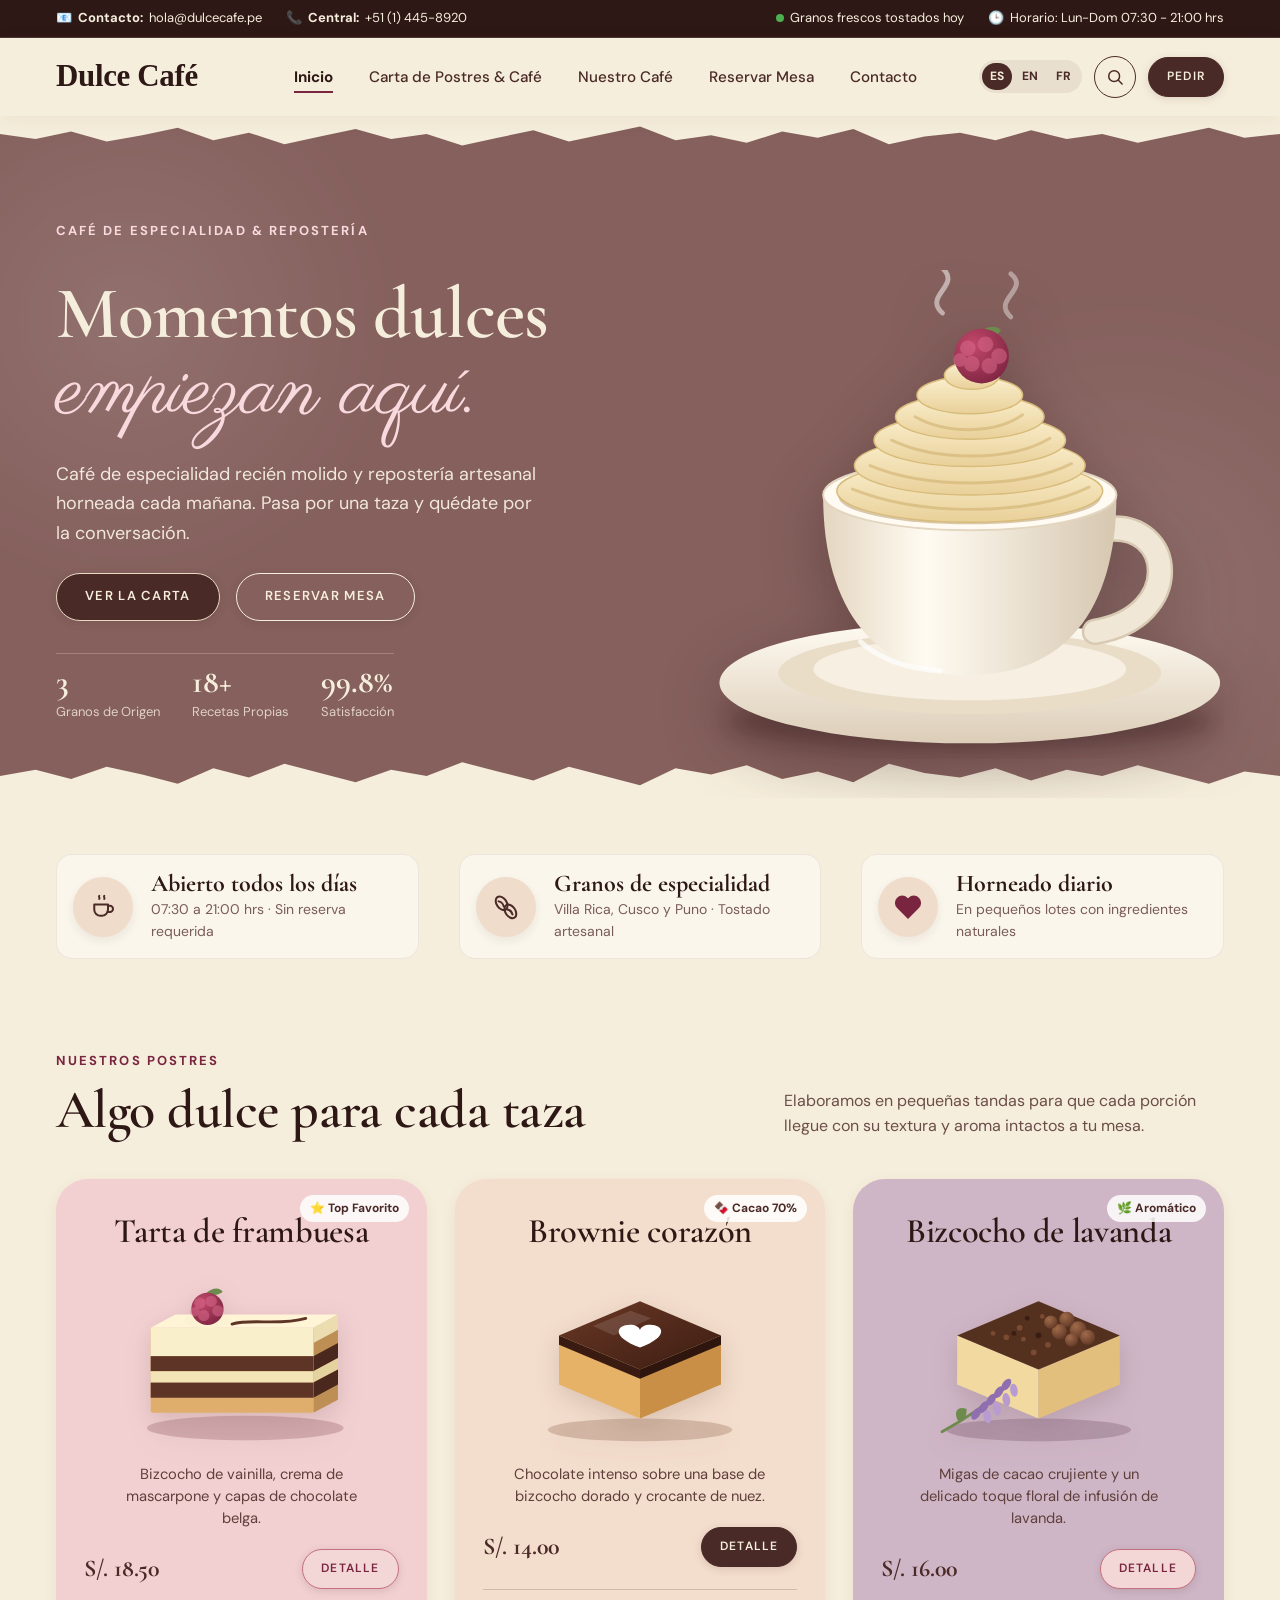
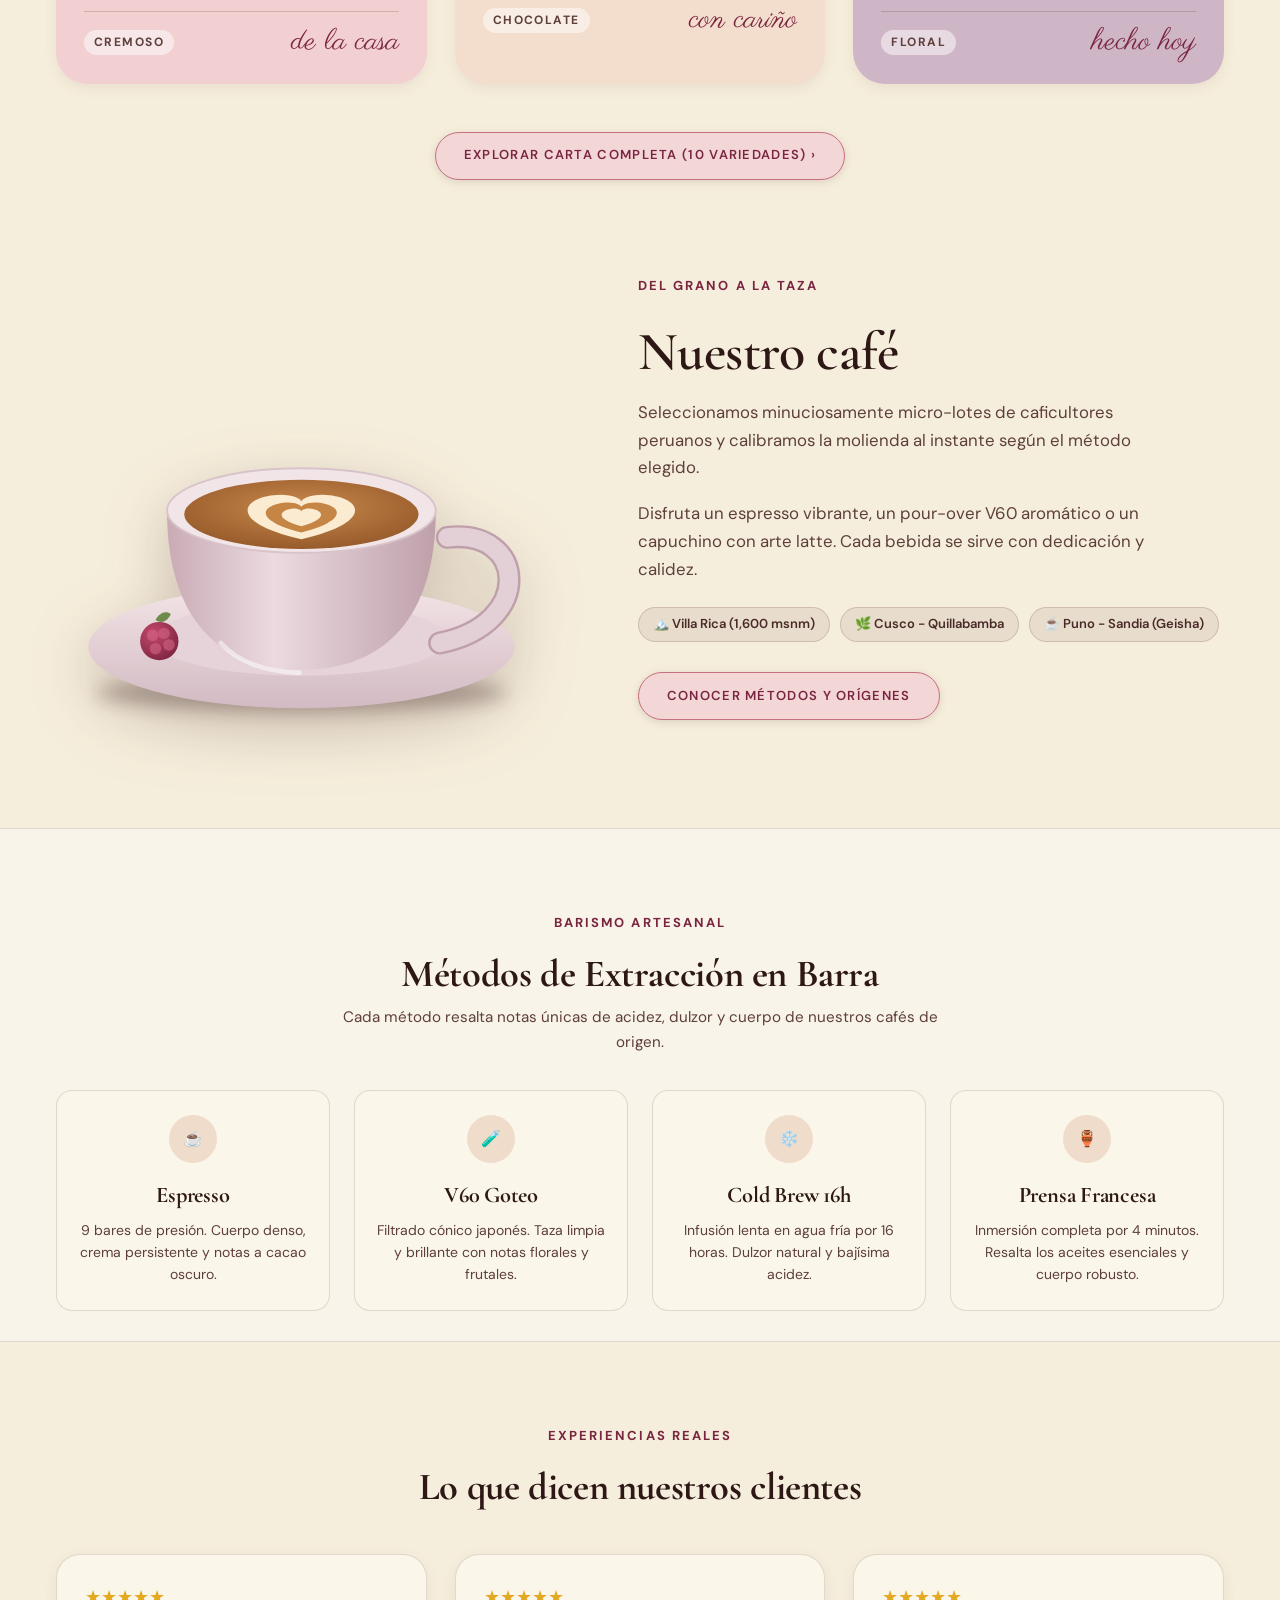
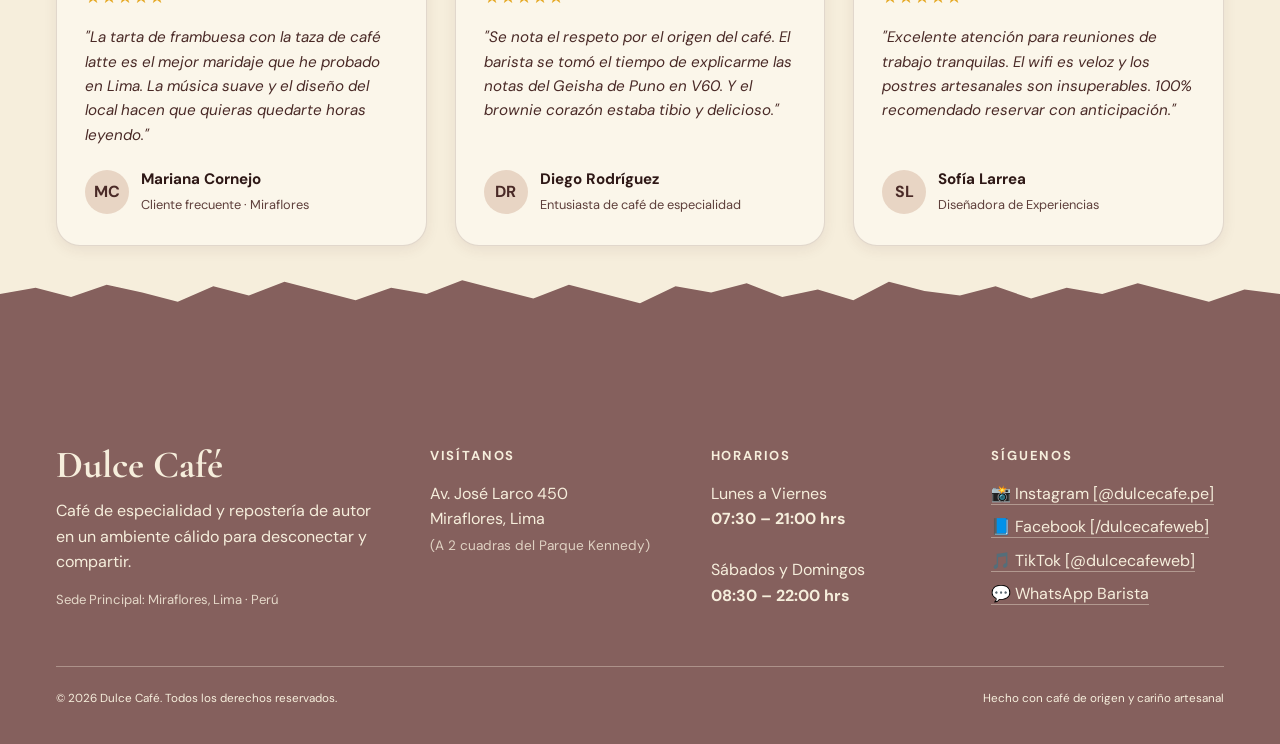
<file: index.html>
<!DOCTYPE html>
<html lang="es">
<head>
  <meta charset="UTF-8">
  <meta name="viewport" content="width=device-width, initial-scale=1.0">
  <title>Dulce Café | Café de Especialidad & Repostería Artesanal</title>
  <meta name="description" content="Cafetería de especialidad con granos de origen peruano recién tostados y repostería artesanal horneada cada mañana. Conoce nuestra carta y visítanos.">

  <!-- Favicon Oficial -->
  <link rel="icon" type="image/svg+xml" href="assets/favicon.svg">
  <link rel="alternate icon" href="assets/favicon-32x32.png">

  <!-- Tipografías: Local Fallback + Google Fonts CDN -->
  <link rel="preconnect" href="https://fonts.googleapis.com">
  <link rel="preconnect" href="https://fonts.gstatic.com" crossorigin>
  <link rel="stylesheet" href="https://fonts.googleapis.com/css2?family=Cormorant+Garamond:ital,wght@0,500;0,600;0,700;1,600&family=DM+Sans:ital,wght@0,400;0,500;0,600;0,700;1,400&family=Parisienne&display=swap">

  <!-- Estilos del Proyecto (src/css/styles.css) -->
  <link rel="stylesheet" href="src/css/styles.css">

  <!-- Lógica y Comportamiento JavaScript (src/js/main.js) -->
  <script src="src/js/main.js" defer></script>
</head>
<body>

  <!-- ======================================================================
       1. Top Bar Corporativa (Contacto, Horario y Estado del Café)
       ====================================================================== -->
  <aside class="top-bar" aria-label="Información corporativa y estado del servicio">
    <div class="container top-bar-inner">
      <div class="top-bar-left">
        <span class="top-bar-item">
          📧 <strong data-i18n="top_contact">Contacto:</strong> <a href="mailto:hola@dulcecafe.pe">hola@dulcecafe.pe</a>
        </span>
        <span class="top-bar-item">
          📞 <strong>Central:</strong> <a href="tel:+5114458920">+51 (1) 445-8920</a>
        </span>
      </div>
      <div class="top-bar-right">
        <span class="top-bar-item">
          <span class="pulse-dot"></span> <span data-i18n="top_status">Granos frescos tostados hoy</span>
        </span>
        <span class="top-bar-item">
          🕒 <span data-i18n="top_hours">Horario: Lun-Dom 07:30 - 21:00 hrs</span>
        </span>
      </div>
    </div>
  </aside>

  <!-- ======================================================================
       2. Encabezado y Navegación Principal
       ====================================================================== -->
  <header class="site-header" id="header">
    <div class="container site-header__inner">
      <a href="#inicio" class="logo-link" title="Dulce Café - Inicio">
        <img src="assets/logo.svg" alt="Logo de Dulce Café" class="logo-img" width="180" height="42">
      </a>

      <!-- Menú de Navegación Responsive -->
      <nav id="menu-principal" class="main-nav" aria-label="Navegación principal">
        <ul>
          <li><a href="#inicio" class="active" aria-current="page" data-i18n="nav_home">Inicio</a></li>
          <li><a href="pages/carta.html" data-i18n="nav_menu">Carta</a></li>
          <li><a href="#cafe" data-i18n="nav_about">Nuestro Café</a></li>
          <li><a href="pages/reserva.html" data-i18n="nav_booking">Reservar Mesa</a></li>
          <li><a href="pages/contacto.html" data-i18n="nav_contact">Contacto</a></li>
        </ul>
      </nav>

      <!-- Acciones de Cabecera: Idioma, Búsqueda, CTA y Menú Hamburguesa -->
      <div class="site-header__actions">
        <!-- Selector i18n -->
        <div class="lang-selector" aria-label="Selector de idioma">
          <button type="button" class="lang-btn active" data-lang="es" title="Español">ES</button>
          <button type="button" class="lang-btn" data-lang="en" title="English">EN</button>
          <button type="button" class="lang-btn" data-lang="fr" title="Français">FR</button>
        </div>

        <!-- Botón de Búsqueda -->
        <button class="icon-btn" type="button" aria-label="Buscar" data-action="open-search" title="Buscar en la carta">
          <img src="assets/icon-buscar.svg" alt="Icono de lupa" width="20" height="20">
        </button>

        <!-- Botón CTA Pedir -->
        <a class="btn btn--small" href="pages/carta.html">Pedir</a>

        <!-- Botón Menú Móvil -->
        <button class="icon-btn menu-toggle" type="button" aria-label="Abrir menú" aria-expanded="false" aria-controls="menu-principal">
          <img src="assets/icon-menu.svg" alt="Icono de hamburguesa" width="20" height="20">
        </button>
      </div>
    </div>
  </header>

  <!-- ======================================================================
       3. Portada (Hero Section) con Efecto de Papel Rasgado
       ====================================================================== -->
  <main id="inicio">

    <section class="hero" aria-labelledby="hero-titulo">
      <!-- Borde rasgado superior decorativo -->
      <img class="torn torn--top" src="assets/borde-rasgado-crema.svg" alt="" aria-hidden="true">

      <div class="container hero__grid">
        <div class="hero__copy">
          <span class="eyebrow" style="color: #F8D9DE;">CAFÉ DE ESPECIALIDAD & REPOSTERÍA</span>
          <h1 id="hero-titulo">
            Momentos dulces
            <span class="highlight-script">empiezan aquí.</span>
          </h1>
          <p data-i18n="hero_subtitle">
            Café de especialidad recién molido y repostería artesanal horneada cada mañana. Pasa por una taza y quédate por la conversación.
          </p>

          <div class="hero__buttons">
            <a class="btn" href="pages/carta.html" data-i18n="btn_view_menu">Ver la Carta</a>
            <a class="btn btn--outline" href="pages/reserva.html" data-i18n="btn_book_table">Reservar Mesa</a>
          </div>

          <!-- Métricas de Confianza -->
          <div class="hero-stats-row">
            <div class="hero-stat-item">
              <strong>3</strong>
              <span data-i18n="stat_origin">Granos de Origen</span>
            </div>
            <div class="hero-stat-item">
              <strong>18+</strong>
              <span data-i18n="stat_recipes">Recetas Propias</span>
            </div>
            <div class="hero-stat-item">
              <strong>99.8%</strong>
              <span data-i18n="stat_satisfaction">Satisfacción</span>
            </div>
          </div>
        </div>

        <!-- Ilustración Principal de la Portada -->
        <div class="hero__art">
          <img src="assets/hero-taza-crema.svg" alt="Taza de café con crema batida y frambuesa fresca en la portada" width="540" height="500">
        </div>
      </div>

      <!-- Borde rasgado inferior decorativo -->
      <img class="torn torn--bottom" src="assets/borde-rasgado-crema.svg" alt="" aria-hidden="true">
    </section>

    <!-- ======================================================================
         4. Datos Rápidos (Información Clave de la Cafetería)
         ====================================================================== -->
    <section class="info" aria-label="Información rápida del local">
      <div class="container info__list">
        
        <div class="info__item">
          <span class="info__icon">
            <img src="assets/icon-taza.svg" alt="Icono de taza humeante" width="30" height="30">
          </span>
          <div>
            <p class="info__title" data-i18n="quick_open_title">Abierto todos los días</p>
            <p class="info__text" data-i18n="quick_open_desc">07:30 a 21:00 hrs · Sin reserva requerida</p>
          </div>
        </div>

        <div class="info__item">
          <span class="info__icon">
            <img src="assets/icon-granos.svg" alt="Icono de granos de café seleccionados" width="30" height="30">
          </span>
          <div>
            <p class="info__title" data-i18n="quick_origin_title">Granos de especialidad</p>
            <p class="info__text" data-i18n="quick_origin_desc">Villa Rica, Cusco y Puno · Tostado artesanal</p>
          </div>
        </div>

        <div class="info__item">
          <span class="info__icon">
            <img src="assets/icon-corazon.svg" alt="Icono de corazón de repostería hecha a mano" width="28" height="28">
          </span>
          <div>
            <p class="info__title" data-i18n="quick_bakery_title">Horneado diario</p>
            <p class="info__text" data-i18n="quick_bakery_desc">En pequeños lotes con ingredientes naturales</p>
          </div>
        </div>

      </div>
    </section>

    <!-- ======================================================================
         5. Sección de Postres Destacados
         ====================================================================== -->
    <section class="section" id="postres" aria-labelledby="postres-titulo">
      <div class="container">
        
        <header class="section__head">
          <div>
            <p class="eyebrow" data-i18n="sec_desserts_eyebrow">Nuestros postres</p>
            <h2 id="postres-titulo" data-i18n="sec_desserts_title">Algo dulce para cada taza</h2>
          </div>
          <p class="section__note" data-i18n="sec_desserts_note">
            Elaboramos en pequeñas tandas para que cada porción llegue con su textura y aroma intactos a tu mesa.
          </p>
        </header>

        <!-- Grilla de Tarjetas de Postres (Rosa, Durazno, Lila) -->
        <div class="cards">
          
          <!-- Tarjeta 1: Tarta de frambuesa (Rosa) -->
          <article class="card card--pink">
            <span class="card-badge-top">⭐ Top Favorito</span>
            <h3>Tarta de frambuesa</h3>
            <img src="assets/postre-tarta-frambuesa.svg" alt="Porción de tarta artesanal con capas de crema mascarpone y frambuesa fresca" width="240" height="190">
            <p>Bizcocho de vainilla, crema de mascarpone y capas de chocolate belga.</p>
            <div class="card-price-row">
              <span class="card-price">S/. 18.50</span>
              <a href="pages/detalle-producto.html" class="btn btn--small btn--pink">Detalle</a>
            </div>
            <footer>
              <span class="tag">Cremoso</span>
              <span class="script">de la casa</span>
            </footer>
          </article>

          <!-- Tarjeta 2: Brownie corazón (Durazno) -->
          <article class="card card--peach">
            <span class="card-badge-top">🍫 Cacao 70%</span>
            <h3>Brownie corazón</h3>
            <img src="assets/postre-brownie-corazon.svg" alt="Cuadrado de brownie de chocolate intenso con corazón blanco de vainilla" width="240" height="190">
            <p>Chocolate intenso sobre una base de bizcocho dorado y crocante de nuez.</p>
            <div class="card-price-row">
              <span class="card-price">S/. 14.00</span>
              <a href="pages/detalle-producto.html" class="btn btn--small">Detalle</a>
            </div>
            <footer>
              <span class="tag">Chocolate</span>
              <span class="script">con cariño</span>
            </footer>
          </article>

          <!-- Tarjeta 3: Bizcocho de lavanda (Lila) -->
          <article class="card card--lilac">
            <span class="card-badge-top">🌿 Aromático</span>
            <h3>Bizcocho de lavanda</h3>
            <img src="assets/postre-bizcocho-lavanda.svg" alt="Bizcocho esponjoso con migas de cacao y ramita de flor de lavanda" width="240" height="190">
            <p>Migas de cacao crujiente y un delicado toque floral de infusión de lavanda.</p>
            <div class="card-price-row">
              <span class="card-price">S/. 16.00</span>
              <a href="pages/detalle-producto.html" class="btn btn--small btn--pink">Detalle</a>
            </div>
            <footer>
              <span class="tag">Floral</span>
              <span class="script">hecho hoy</span>
            </footer>
          </article>

        </div>

        <div class="cards-cta-container">
          <a href="pages/carta.html" class="btn btn--pink">Explorar Carta Completa (10 Variedades) ›</a>
        </div>

      </div>
    </section>

    <!-- ======================================================================
         6. Sección Nuestro Café (Del Grano a la Taza)
         ====================================================================== -->
    <section class="coffee" id="cafe" aria-labelledby="cafe-titulo">
      <div class="container coffee__grid">
        
        <div class="coffee__art">
          <img src="assets/cafe-latte-corazon.svg" alt="Taza de café latte con delicado arte latte en forma de corazón y platillo de acompañamiento" width="500" height="400">
        </div>

        <div class="coffee__copy">
          <p class="eyebrow" data-i18n="sec_coffee_eyebrow">Del grano a la taza</p>
          <h2 id="cafe-titulo" data-i18n="sec_coffee_title">Nuestro café</h2>
          <p data-i18n="sec_coffee_p1">
            Seleccionamos minuciosamente micro-lotes de caficultores peruanos y calibramos la molienda al instante según el método elegido.
          </p>
          <p data-i18n="sec_coffee_p2">
            Disfruta un espresso vibrante, un pour-over V60 aromático o un capuchino con arte latte. Cada bebida se sirve con dedicación y calidez.
          </p>

          <!-- Chips de Origen Peruano -->
          <div class="coffee-chips">
            <span class="coffee-chip">🏔️ Villa Rica (1,600 msnm)</span>
            <span class="coffee-chip">🌿 Cusco - Quillabamba</span>
            <span class="coffee-chip">☕ Puno - Sandia (Geisha)</span>
          </div>

          <a class="btn btn--pink" href="pages/carta.html" data-i18n="btn_explore_methods">Conocer Métodos y Orígenes</a>
        </div>

      </div>
    </section>

    <!-- ======================================================================
         7. Métodos de Extracción de Especialidad
         ====================================================================== -->
    <section class="methods-section" aria-labelledby="methods-title">
      <div class="container">
        <div style="text-align: center; max-width: 600px; margin: 0 auto;">
          <p class="eyebrow">BARISMO ARTESANAL</p>
          <h3 id="methods-title" style="font-size: 2.4rem;">Métodos de Extracción en Barra</h3>
          <p style="color: var(--color-texto-suave); font-size: 0.95rem;">
            Cada método resalta notas únicas de acidez, dulzor y cuerpo de nuestros cafés de origen.
          </p>
        </div>

        <div class="methods-grid">
          <div class="method-card">
            <div class="method-icon">☕</div>
            <h4>Espresso</h4>
            <p>9 bares de presión. Cuerpo denso, crema persistente y notas a cacao oscuro.</p>
          </div>

          <div class="method-card">
            <div class="method-icon">🧪</div>
            <h4>V60 Goteo</h4>
            <p>Filtrado cónico japonés. Taza limpia y brillante con notas florales y frutales.</p>
          </div>

          <div class="method-card">
            <div class="method-icon">❄️</div>
            <h4>Cold Brew 16h</h4>
            <p>Infusión lenta en agua fría por 16 horas. Dulzor natural y bajísima acidez.</p>
          </div>

          <div class="method-card">
            <div class="method-icon">🏺</div>
            <h4>Prensa Francesa</h4>
            <p>Inmersión completa por 4 minutos. Resalta los aceites esenciales y cuerpo robusto.</p>
          </div>
        </div>
      </div>
    </section>

    <!-- ======================================================================
         8. Testimonios de la Comunidad
         ====================================================================== -->
    <section class="testimonials-section" aria-labelledby="testimonials-title">
      <div class="container">
        <div style="text-align: center; max-width: 600px; margin: 0 auto;">
          <p class="eyebrow">EXPERIENCIAS REALES</p>
          <h3 id="testimonials-title" style="font-size: 2.4rem;">Lo que dicen nuestros clientes</h3>
        </div>

        <div class="testimonials-grid">
          
          <div class="testimonial-card">
            <div>
              <div class="testimonial-stars">★★★★★</div>
              <p class="testimonial-text">
                "La tarta de frambuesa con la taza de café latte es el mejor maridaje que he probado en Lima. La música suave y el diseño del local hacen que quieras quedarte horas leyendo."
              </p>
            </div>
            <div class="testimonial-author">
              <div class="author-avatar">MC</div>
              <div class="author-info">
                <h5>Mariana Cornejo</h5>
                <span>Cliente frecuente · Miraflores</span>
              </div>
            </div>
          </div>

          <div class="testimonial-card">
            <div>
              <div class="testimonial-stars">★★★★★</div>
              <p class="testimonial-text">
                "Se nota el respeto por el origen del café. El barista se tomó el tiempo de explicarme las notas del Geisha de Puno en V60. Y el brownie corazón estaba tibio y delicioso."
              </p>
            </div>
            <div class="testimonial-author">
              <div class="author-avatar">DR</div>
              <div class="author-info">
                <h5>Diego Rodríguez</h5>
                <span>Entusiasta de café de especialidad</span>
              </div>
            </div>
          </div>

          <div class="testimonial-card">
            <div>
              <div class="testimonial-stars">★★★★★</div>
              <p class="testimonial-text">
                "Excelente atención para reuniones de trabajo tranquilas. El wifi es veloz y los postres artesanales son insuperables. 100% recomendado reservar con anticipación."
              </p>
            </div>
            <div class="testimonial-author">
              <div class="author-avatar">SL</div>
              <div class="author-info">
                <h5>Sofía Larrea</h5>
                <span>Diseñadora de Experiencias</span>
              </div>
            </div>
          </div>

        </div>
      </div>
    </section>

  </main>

  <!-- ======================================================================
       9. Pie de Página (Site Footer) con Borde Rasgado
       ====================================================================== -->
  <footer class="site-footer" id="visitanos">
    <!-- Borde rasgado superior decorativo -->
    <img class="torn torn--footer" src="assets/borde-rasgado-malva.svg" alt="" aria-hidden="true">

    <div class="container">
      <div class="site-footer__grid">
        
        <!-- Columna 1: Marca y Filosofía -->
        <div>
          <p class="site-footer__logo">Dulce Café</p>
          <p data-i18n="footer_about">
            Café de especialidad y repostería artesanal para compartir en un espacio de paz y conversación.
          </p>
          <p style="margin-top: 14px; font-size: 0.82rem; opacity: 0.85;">
            Sede Principal: Miraflores, Lima · Perú
          </p>
        </div>

        <!-- Columna 2: Visítanos -->
        <div>
          <h2 class="site-footer__title" data-i18n="footer_visit">Visítanos</h2>
          <address>
            Av. José Larco 450<br>
            Miraflores, Lima<br>
            <span style="opacity: 0.8; font-size: 0.85rem;">(A 2 cuadras del Parque Kennedy)</span>
          </address>
        </div>

        <!-- Columna 3: Horarios -->
        <div>
          <h2 class="site-footer__title" data-i18n="footer_hours">Horarios</h2>
          <p>
            Lunes a Viernes<br>
            <strong>07:30 – 21:00 hrs</strong><br><br>
            Sábados y Domingos<br>
            <strong>08:30 – 22:00 hrs</strong>
          </p>
        </div>

        <!-- Columna 4: Síguenos & Enlaces Rápidos -->
        <div>
          <h2 class="site-footer__title" data-i18n="footer_follow">Síguenos</h2>
          <ul>
            <li><a href="https://instagram.com" target="_blank" rel="noopener">📸 Instagram [@dulcecafe.pe]</a></li>
            <li><a href="https://facebook.com" target="_blank" rel="noopener">📘 Facebook [/dulcecafeweb]</a></li>
            <li><a href="https://tiktok.com" target="_blank" rel="noopener">🎵 TikTok [@dulcecafeweb]</a></li>
            <li><a href="pages/contacto.html">💬 WhatsApp Barista</a></li>
          </ul>
        </div>

      </div>

      <!-- Barra de Derechos Reservados -->
      <div class="site-footer__bottom">
        <small>© <span id="anio">2026</span> Dulce Café. Todos los derechos reservados.</small>
        <small>Hecho con café de origen y cariño artesanal</small>
      </div>
    </div>
  </footer>

  <!-- ======================================================================
       10. Modal de Búsqueda Interactiva en Tiempo Real
       ====================================================================== -->
  <div class="modal-backdrop" id="search-modal" role="dialog" aria-modal="true" aria-labelledby="search-modal-title">
    <div class="search-modal">
      <div class="search-header">
        <span>🔍</span>
        <input type="text" id="search-input" class="search-input" placeholder="Buscar café, postres o tartas..." aria-label="Término de búsqueda">
        <button type="button" class="search-close-btn" id="search-close" aria-label="Cerrar buscador">✕</button>
      </div>
      <div class="search-results" id="search-results">
        <!-- Render dinámico desde JavaScript -->
      </div>
    </div>
  </div>

  <!-- Contenedor para Alertas y Mensajes Flotantes -->
  <div class="toast-container" aria-live="polite"></div>

</body>
</html>
</file>
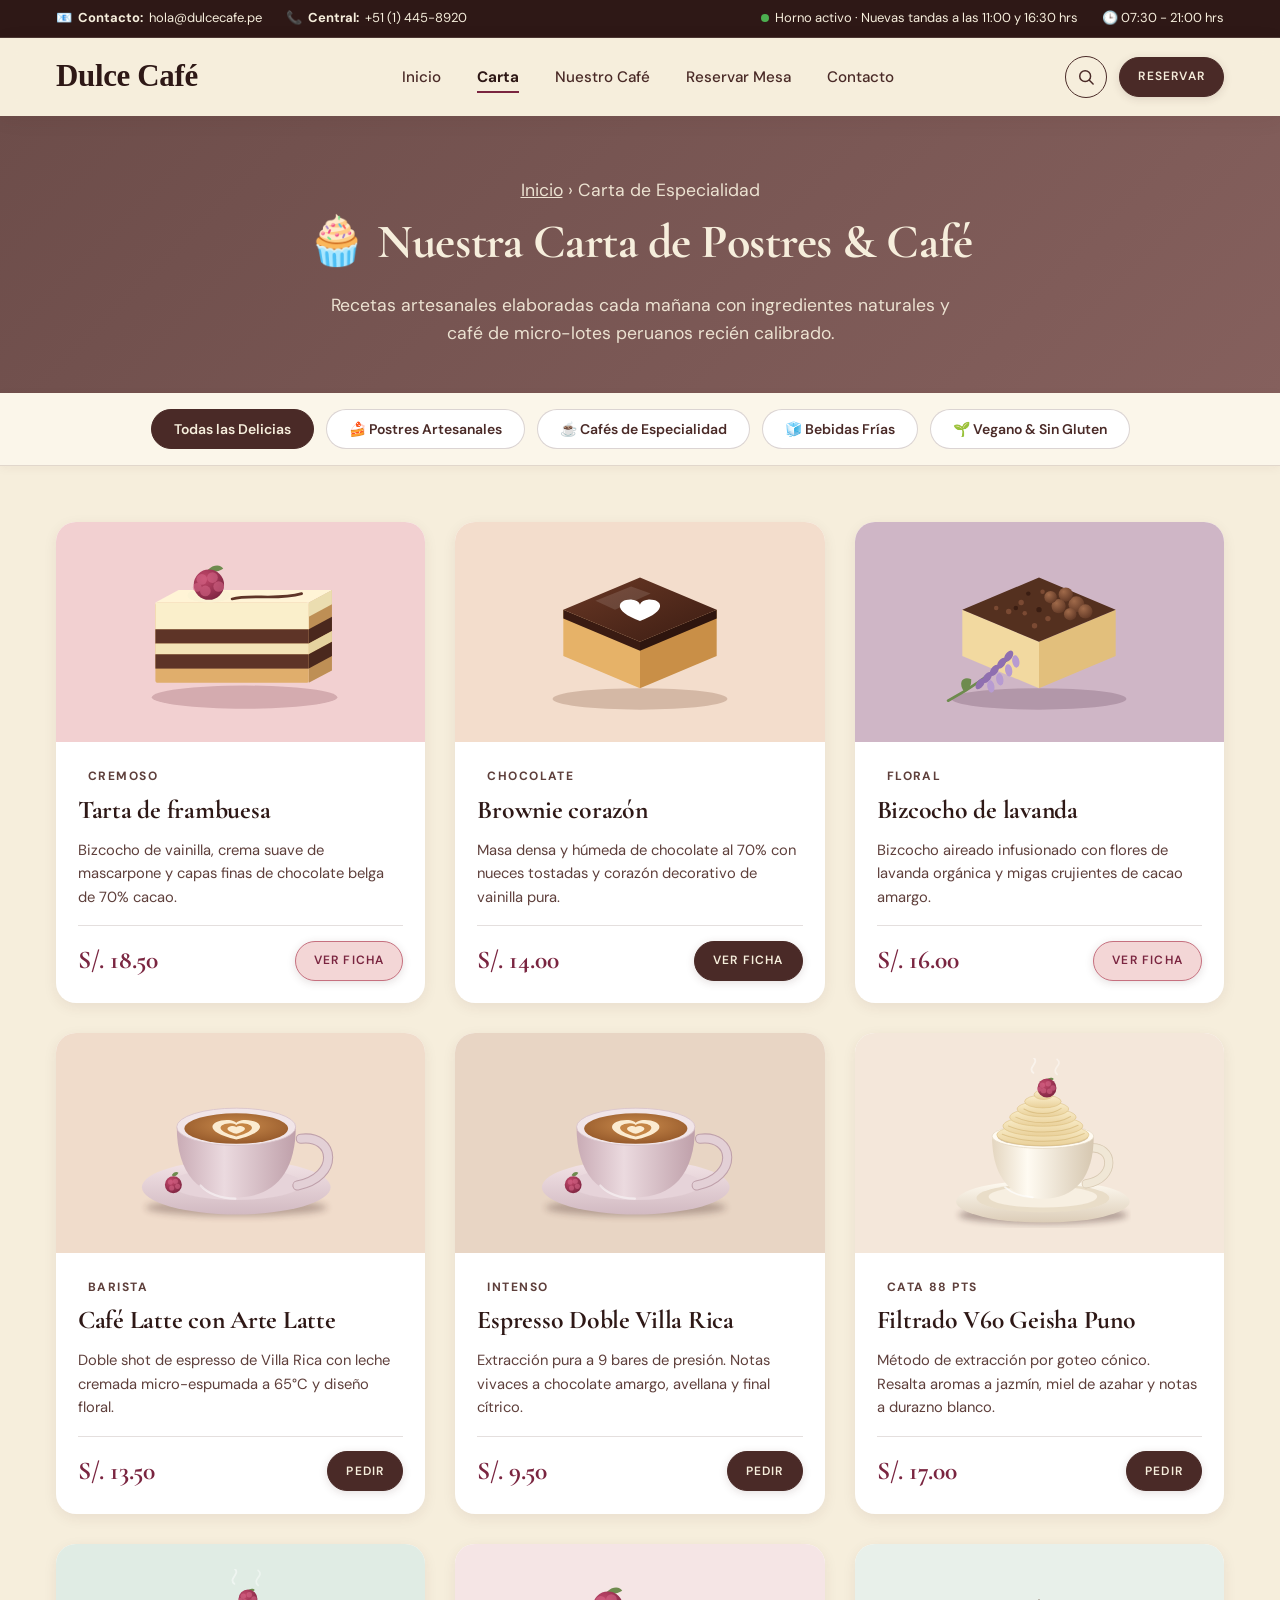
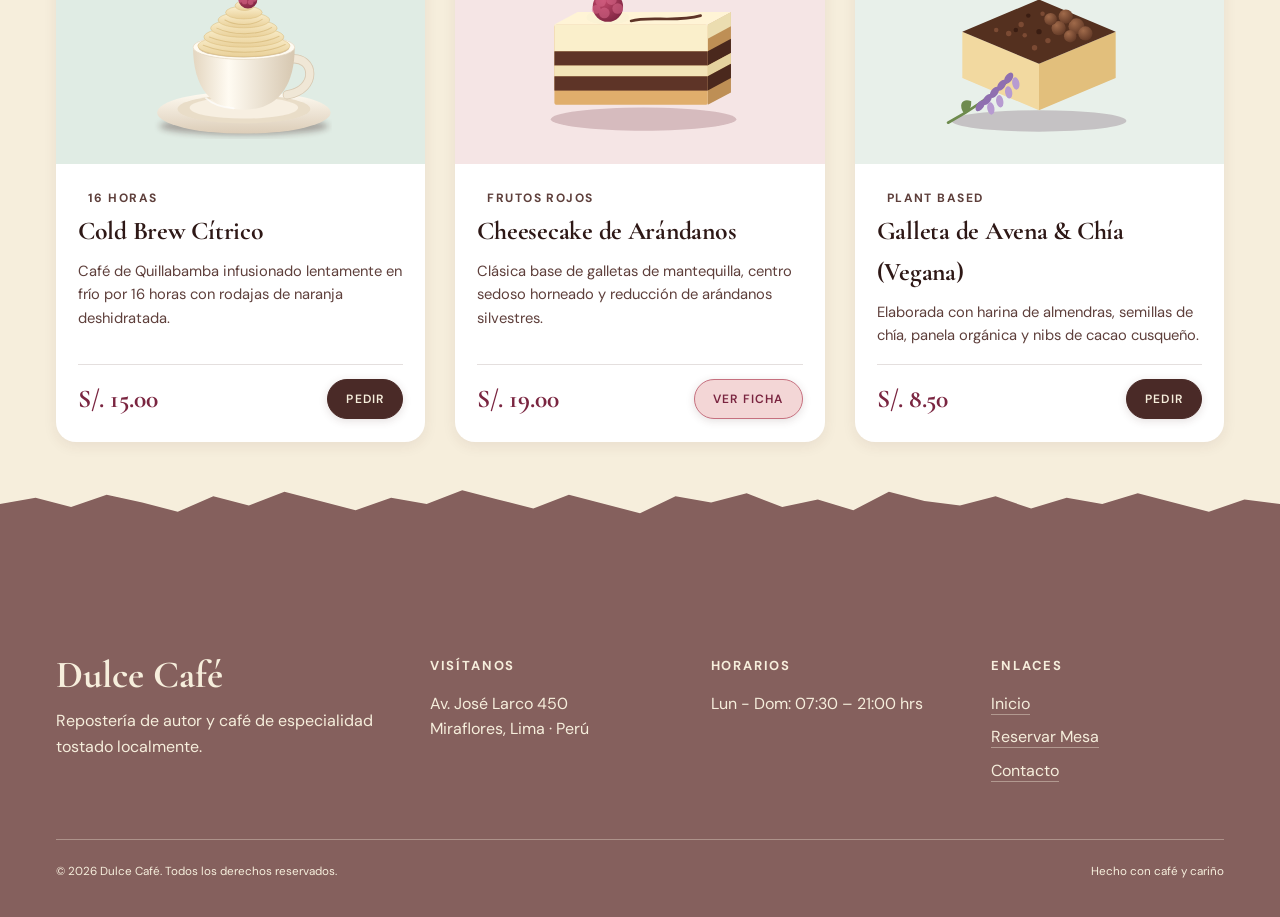
<file: pages/carta.html>
<!DOCTYPE html>
<html lang="es">
<head>
  <meta charset="UTF-8">
  <meta name="viewport" content="width=device-width, initial-scale=1.0">
  <title>Carta de Postres & Cafés | Dulce Café</title>
  <meta name="description" content="Explora nuestra carta completa de repostería artesanal y cafés de especialidad peruana. Opciones tradicionales, veganas y maridajes de autor.">

  <!-- Favicon -->
  <link rel="icon" type="image/svg+xml" href="../assets/favicon.svg">
  <link rel="alternate icon" href="../assets/favicon-32x32.png">

  <!-- Tipografías -->
  <link rel="preconnect" href="https://fonts.googleapis.com">
  <link rel="preconnect" href="https://fonts.gstatic.com" crossorigin>
  <link rel="stylesheet" href="https://fonts.googleapis.com/css2?family=Cormorant+Garamond:ital,wght@0,500;0,600;0,700;1,600&family=DM+Sans:ital,wght@0,400;0,500;0,600;0,700;1,400&family=Parisienne&display=swap">

  <!-- Estilos -->
  <link rel="stylesheet" href="../src/css/styles.css">

  <!-- JavaScript -->
  <script src="../src/js/main.js" defer></script>
</head>
<body>

  <!-- Top Bar -->
  <aside class="top-bar">
    <div class="container top-bar-inner">
      <div class="top-bar-left">
        <span class="top-bar-item">📧 <strong>Contacto:</strong> <a href="mailto:hola@dulcecafe.pe">hola@dulcecafe.pe</a></span>
        <span class="top-bar-item">📞 <strong>Central:</strong> <a href="tel:+5114458920">+51 (1) 445-8920</a></span>
      </div>
      <div class="top-bar-right">
        <span class="top-bar-item"><span class="pulse-dot"></span> Horno activo · Nuevas tandas a las 11:00 y 16:30 hrs</span>
        <span class="top-bar-item">🕒 07:30 - 21:00 hrs</span>
      </div>
    </div>
  </aside>

  <!-- Encabezado -->
  <header class="site-header" id="header">
    <div class="container site-header__inner">
      <a href="../index.html" class="logo-link">
        <img src="../assets/logo.svg" alt="Dulce Café" class="logo-img" width="180" height="42">
      </a>

      <nav id="menu-principal" class="main-nav">
        <ul>
          <li><a href="../index.html">Inicio</a></li>
          <li><a href="carta.html" class="active" aria-current="page">Carta</a></li>
          <li><a href="../index.html#cafe">Nuestro Café</a></li>
          <li><a href="reserva.html">Reservar Mesa</a></li>
          <li><a href="contacto.html">Contacto</a></li>
        </ul>
      </nav>

      <div class="site-header__actions">
        <button class="icon-btn" type="button" aria-label="Buscar" data-action="open-search">
          <img src="../assets/icon-buscar.svg" alt="Buscar" width="20" height="20">
        </button>
        <a class="btn btn--small" href="reserva.html">Reservar</a>
        <button class="icon-btn menu-toggle" type="button" aria-label="Abrir menú" aria-expanded="false" aria-controls="menu-principal">
          <img src="../assets/icon-menu.svg" alt="Menú" width="20" height="20">
        </button>
      </div>
    </div>
  </header>

  <main>
    <!-- Page Hero Banner -->
    <section class="page-hero">
      <div class="container">
        <p class="breadcrumb"><a href="../index.html">Inicio</a> › Carta de Especialidad</p>
        <h1>🧁 Nuestra Carta de Postres & Café</h1>
        <p>Recetas artesanales elaboradas cada mañana con ingredientes naturales y café de micro-lotes peruanos recién calibrado.</p>
      </div>
    </section>

    <!-- Barra de Filtros Interactivos -->
    <div class="filter-bar">
      <div class="container">
        <button class="filter-btn active" data-filter="all">Todas las Delicias</button>
        <button class="filter-btn" data-filter="postres">🍰 Postres Artesanales</button>
        <button class="filter-btn" data-filter="cafe">☕ Cafés de Especialidad</button>
        <button class="filter-btn" data-filter="frio">🧊 Bebidas Frías</button>
        <button class="filter-btn" data-filter="sin-gluten">🌱 Vegano & Sin Gluten</button>
      </div>
    </div>

    <!-- Catálogo de Productos -->
    <section class="catalog-section">
      <div class="container">
        <div class="catalog-grid" id="catalog-container">
          
          <!-- Producto 1 -->
          <article class="catalog-card" data-category="postres">
            <div class="catalog-card-img" style="background: var(--color-rosa);">
              <img src="../assets/postre-tarta-frambuesa.svg" alt="Tarta de frambuesa">
            </div>
            <div class="catalog-card-body">
              <span class="tag">Cremoso</span>
              <h3>Tarta de frambuesa</h3>
              <p>Bizcocho de vainilla, crema suave de mascarpone y capas finas de chocolate belga de 70% cacao.</p>
              <div class="catalog-card-footer">
                <span class="catalog-price">S/. 18.50</span>
                <a href="detalle-producto.html" class="btn btn--small btn--pink">Ver Ficha</a>
              </div>
            </div>
          </article>

          <!-- Producto 2 -->
          <article class="catalog-card" data-category="postres">
            <div class="catalog-card-img" style="background: var(--color-durazno);">
              <img src="../assets/postre-brownie-corazon.svg" alt="Brownie corazón">
            </div>
            <div class="catalog-card-body">
              <span class="tag">Chocolate</span>
              <h3>Brownie corazón</h3>
              <p>Masa densa y húmeda de chocolate al 70% con nueces tostadas y corazón decorativo de vainilla pura.</p>
              <div class="catalog-card-footer">
                <span class="catalog-price">S/. 14.00</span>
                <a href="detalle-producto.html" class="btn btn--small">Ver Ficha</a>
              </div>
            </div>
          </article>

          <!-- Producto 3 -->
          <article class="catalog-card" data-category="postres">
            <div class="catalog-card-img" style="background: var(--color-lila);">
              <img src="../assets/postre-bizcocho-lavanda.svg" alt="Bizcocho de lavanda">
            </div>
            <div class="catalog-card-body">
              <span class="tag">Floral</span>
              <h3>Bizcocho de lavanda</h3>
              <p>Bizcocho aireado infusionado con flores de lavanda orgánica y migas crujientes de cacao amargo.</p>
              <div class="catalog-card-footer">
                <span class="catalog-price">S/. 16.00</span>
                <a href="detalle-producto.html" class="btn btn--small btn--pink">Ver Ficha</a>
              </div>
            </div>
          </article>

          <!-- Producto 4 -->
          <article class="catalog-card" data-category="cafe">
            <div class="catalog-card-img" style="background: #F0DCCB;">
              <img src="../assets/cafe-latte-corazon.svg" alt="Café Latte">
            </div>
            <div class="catalog-card-body">
              <span class="tag">Barista</span>
              <h3>Café Latte con Arte Latte</h3>
              <p>Doble shot de espresso de Villa Rica con leche cremada micro-espumada a 65°C y diseño floral.</p>
              <div class="catalog-card-footer">
                <span class="catalog-price">S/. 13.50</span>
                <button type="button" class="btn btn--small" onclick="showToast('Añadido a tu comanda')">Pedir</button>
              </div>
            </div>
          </article>

          <!-- Producto 5 -->
          <article class="catalog-card" data-category="cafe">
            <div class="catalog-card-img" style="background: #E8D5C4;">
              <img src="../assets/cafe-latte-corazon.svg" alt="Espresso Doble">
            </div>
            <div class="catalog-card-body">
              <span class="tag">Intenso</span>
              <h3>Espresso Doble Villa Rica</h3>
              <p>Extracción pura a 9 bares de presión. Notas vivaces a chocolate amargo, avellana y final cítrico.</p>
              <div class="catalog-card-footer">
                <span class="catalog-price">S/. 9.50</span>
                <button type="button" class="btn btn--small" onclick="showToast('Añadido a tu comanda')">Pedir</button>
              </div>
            </div>
          </article>

          <!-- Producto 6 -->
          <article class="catalog-card" data-category="cafe">
            <div class="catalog-card-img" style="background: #F4E7DA;">
              <img src="../assets/hero-taza-crema.svg" alt="Filtrado V60">
            </div>
            <div class="catalog-card-body">
              <span class="tag">Cata 88 pts</span>
              <h3>Filtrado V60 Geisha Puno</h3>
              <p>Método de extracción por goteo cónico. Resalta aromas a jazmín, miel de azahar y notas a durazno blanco.</p>
              <div class="catalog-card-footer">
                <span class="catalog-price">S/. 17.00</span>
                <button type="button" class="btn btn--small" onclick="showToast('Añadido a tu comanda')">Pedir</button>
              </div>
            </div>
          </article>

          <!-- Producto 7 -->
          <article class="catalog-card" data-category="frio">
            <div class="catalog-card-img" style="background: #E0ECE4;">
              <img src="../assets/hero-taza-crema.svg" alt="Cold Brew Cítrico">
            </div>
            <div class="catalog-card-body">
              <span class="tag">16 Horas</span>
              <h3>Cold Brew Cítrico</h3>
              <p>Café de Quillabamba infusionado lentamente en frío por 16 horas con rodajas de naranja deshidratada.</p>
              <div class="catalog-card-footer">
                <span class="catalog-price">S/. 15.00</span>
                <button type="button" class="btn btn--small" onclick="showToast('Añadido a tu comanda')">Pedir</button>
              </div>
            </div>
          </article>

          <!-- Producto 8 -->
          <article class="catalog-card" data-category="postres">
            <div class="catalog-card-img" style="background: #F5E5E5;">
              <img src="../assets/postre-tarta-frambuesa.svg" alt="Cheesecake Arándanos">
            </div>
            <div class="catalog-card-body">
              <span class="tag">Frutos Rojos</span>
              <h3>Cheesecake de Arándanos</h3>
              <p>Clásica base de galletas de mantequilla, centro sedoso horneado y reducción de arándanos silvestres.</p>
              <div class="catalog-card-footer">
                <span class="catalog-price">S/. 19.00</span>
                <a href="detalle-producto.html" class="btn btn--small btn--pink">Ver Ficha</a>
              </div>
            </div>
          </article>

          <!-- Producto 9 -->
          <article class="catalog-card" data-category="sin-gluten">
            <div class="catalog-card-img" style="background: #E8F0EA;">
              <img src="../assets/postre-bizcocho-lavanda.svg" alt="Galleta Vegana">
            </div>
            <div class="catalog-card-body">
              <span class="tag">Plant Based</span>
              <h3>Galleta de Avena & Chía (Vegana)</h3>
              <p>Elaborada con harina de almendras, semillas de chía, panela orgánica y nibs de cacao cusqueño.</p>
              <div class="catalog-card-footer">
                <span class="catalog-price">S/. 8.50</span>
                <button type="button" class="btn btn--small" onclick="showToast('Añadido a tu comanda')">Pedir</button>
              </div>
            </div>
          </article>

        </div>
      </div>
    </section>
  </main>

  <!-- Pie de Página -->
  <footer class="site-footer">
    <img class="torn torn--footer" src="../assets/borde-rasgado-malva.svg" alt="" aria-hidden="true">
    <div class="container">
      <div class="site-footer__grid">
        <div>
          <p class="site-footer__logo">Dulce Café</p>
          <p>Repostería de autor y café de especialidad tostado localmente.</p>
        </div>
        <div>
          <h2 class="site-footer__title">Visítanos</h2>
          <address>Av. José Larco 450<br>Miraflores, Lima · Perú</address>
        </div>
        <div>
          <h2 class="site-footer__title">Horarios</h2>
          <p>Lun - Dom: 07:30 – 21:00 hrs</p>
        </div>
        <div>
          <h2 class="site-footer__title">Enlaces</h2>
          <ul>
            <li><a href="../index.html">Inicio</a></li>
            <li><a href="reserva.html">Reservar Mesa</a></li>
            <li><a href="contacto.html">Contacto</a></li>
          </ul>
        </div>
      </div>
      <div class="site-footer__bottom">
        <small>© 2026 Dulce Café. Todos los derechos reservados.</small>
        <small>Hecho con café y cariño</small>
      </div>
    </div>
  </footer>

  <!-- Modal de Búsqueda -->
  <div class="modal-backdrop" id="search-modal" role="dialog" aria-modal="true">
    <div class="search-modal">
      <div class="search-header">
        <span>🔍</span>
        <input type="text" id="search-input" class="search-input" placeholder="Buscar café, postres o tartas...">
        <button type="button" class="search-close-btn" id="search-close">✕</button>
      </div>
      <div class="search-results" id="search-results"></div>
    </div>
  </div>

  <div class="toast-container"></div>
</body>
</html>
</file>
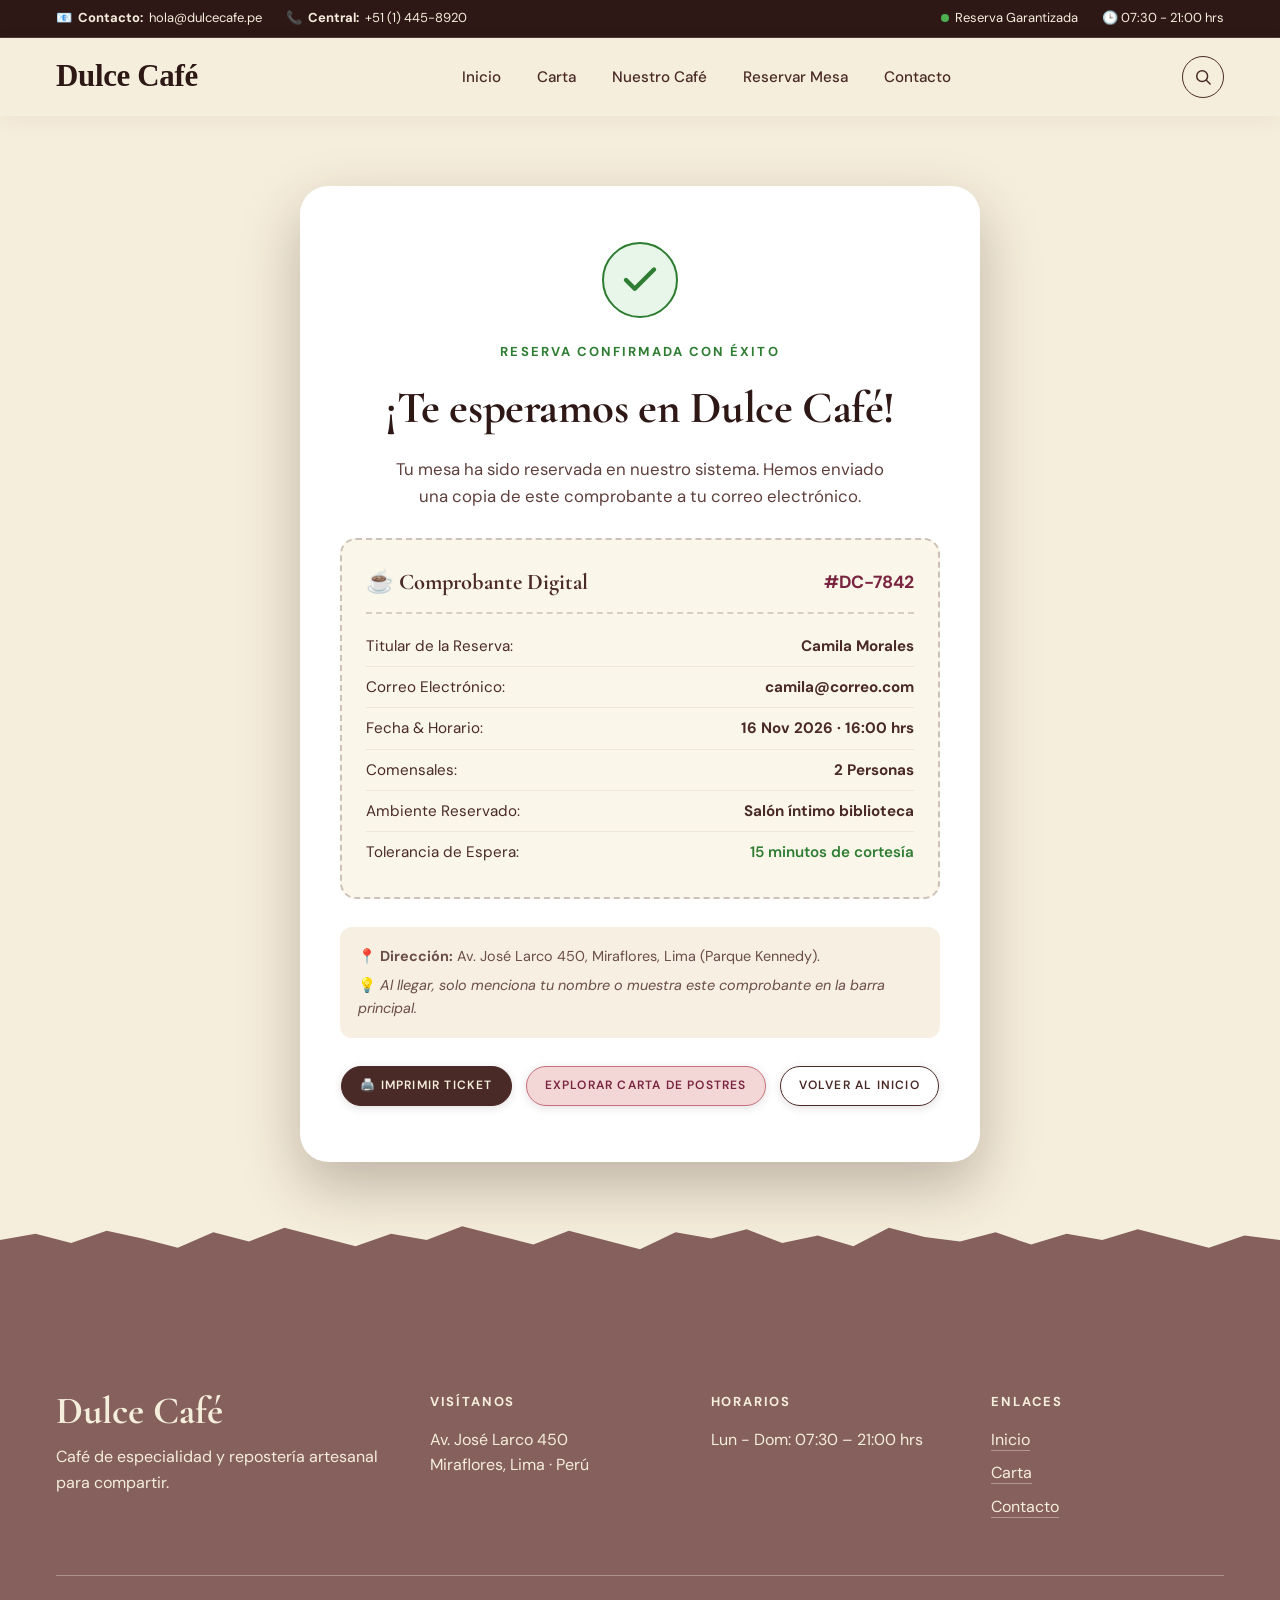
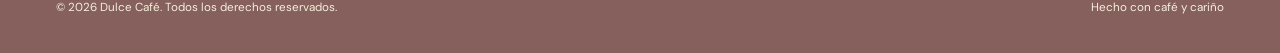
<file: pages/confirmacion.html>
<!DOCTYPE html>
<html lang="es">
<head>
  <meta charset="UTF-8">
  <meta name="viewport" content="width=device-width, initial-scale=1.0">
  <title>Confirmación de Reserva | Dulce Café</title>
  <meta name="description" content="Comprobante digital y confirmación oficial de tu reserva en Dulce Café.">

  <!-- Favicon -->
  <link rel="icon" type="image/svg+xml" href="../assets/favicon.svg">
  <link rel="alternate icon" href="../assets/favicon-32x32.png">

  <!-- Tipografías -->
  <link rel="preconnect" href="https://fonts.googleapis.com">
  <link rel="preconnect" href="https://fonts.gstatic.com" crossorigin>
  <link rel="stylesheet" href="https://fonts.googleapis.com/css2?family=Cormorant+Garamond:ital,wght@0,500;0,600;0,700;1,600&family=DM+Sans:ital,wght@0,400;0,500;0,600;0,700;1,400&family=Parisienne&display=swap">

  <!-- Estilos -->
  <link rel="stylesheet" href="../src/css/styles.css">

  <!-- JavaScript -->
  <script src="../src/js/main.js" defer></script>
</head>
<body>

  <!-- Top Bar -->
  <aside class="top-bar">
    <div class="container top-bar-inner">
      <div class="top-bar-left">
        <span class="top-bar-item">📧 <strong>Contacto:</strong> <a href="mailto:hola@dulcecafe.pe">hola@dulcecafe.pe</a></span>
        <span class="top-bar-item">📞 <strong>Central:</strong> <a href="tel:+5114458920">+51 (1) 445-8920</a></span>
      </div>
      <div class="top-bar-right">
        <span class="top-bar-item"><span class="pulse-dot"></span> Reserva Garantizada</span>
        <span class="top-bar-item">🕒 07:30 - 21:00 hrs</span>
      </div>
    </div>
  </aside>

  <!-- Encabezado -->
  <header class="site-header" id="header">
    <div class="container site-header__inner">
      <a href="../index.html" class="logo-link">
        <img src="../assets/logo.svg" alt="Dulce Café" class="logo-img" width="180" height="42">
      </a>

      <nav id="menu-principal" class="main-nav">
        <ul>
          <li><a href="../index.html">Inicio</a></li>
          <li><a href="carta.html">Carta</a></li>
          <li><a href="../index.html#cafe">Nuestro Café</a></li>
          <li><a href="reserva.html">Reservar Mesa</a></li>
          <li><a href="contacto.html">Contacto</a></li>
        </ul>
      </nav>

      <div class="site-header__actions">
        <button class="icon-btn" type="button" aria-label="Buscar" data-action="open-search">
          <img src="../assets/icon-buscar.svg" alt="Buscar" width="20" height="20">
        </button>
        <button class="icon-btn menu-toggle" type="button" aria-label="Abrir menú" aria-expanded="false" aria-controls="menu-principal">
          <img src="../assets/icon-menu.svg" alt="Menú" width="20" height="20">
        </button>
      </div>
    </div>
  </header>

  <main>
    <section class="confirmation-section">
      <div class="container">
        
        <div class="confirmation-card">
          <div class="confirmation-badge-icon">
            <img src="../assets/icon-check.svg" alt="Confirmado" width="42" height="42">
          </div>

          <span class="eyebrow" style="color: var(--color-verde-exito);">RESERVA CONFIRMADA CON ÉXITO</span>
          <h2>¡Te esperamos en Dulce Café!</h2>
          <p style="color: var(--color-texto-suave); font-size: 1.05rem; max-width: 500px; margin: 0 auto;">
            Tu mesa ha sido reservada en nuestro sistema. Hemos enviado una copia de este comprobante a tu correo electrónico.
          </p>

          <!-- Tarjeta de Ticket de Reserva -->
          <div class="ticket-box">
            <div style="display: flex; justify-content: space-between; align-items: center; border-bottom: 2px dashed rgba(74,42,39,0.2); padding-bottom: 12px; margin-bottom: 12px;">
              <strong style="font-family: var(--fuente-titulos); font-size: 1.4rem;">☕ Comprobante Digital</strong>
              <span id="ticket-code" style="font-weight: 700; color: var(--color-frambuesa); font-size: 1.1rem;">#DC-7842</span>
            </div>

            <div class="ticket-row">
              <span>Titular de la Reserva:</span>
              <strong id="ticket-name">Camila Morales</strong>
            </div>

            <div class="ticket-row">
              <span>Correo Electrónico:</span>
              <strong id="ticket-email">camila@correo.com</strong>
            </div>

            <div class="ticket-row">
              <span>Fecha & Horario:</span>
              <strong id="ticket-datetime">16 Nov 2026 · 16:00 hrs</strong>
            </div>

            <div class="ticket-row">
              <span>Comensales:</span>
              <strong id="ticket-people">2 Personas</strong>
            </div>

            <div class="ticket-row">
              <span>Ambiente Reservado:</span>
              <strong id="ticket-table">Salón íntimo biblioteca</strong>
            </div>

            <div class="ticket-row">
              <span>Tolerancia de Espera:</span>
              <span style="color: var(--color-verde-exito); font-weight: 600;">15 minutos de cortesía</span>
            </div>
          </div>

          <!-- Indicaciones -->
          <div style="background: var(--color-crema-fondo); border-radius: 12px; padding: 18px; text-align: left; font-size: 0.9rem; color: #6B4D49; margin-bottom: 28px;">
            <p style="margin-bottom: 6px;">📍 <strong>Dirección:</strong> Av. José Larco 450, Miraflores, Lima (Parque Kennedy).</p>
            <p>💡 <em>Al llegar, solo menciona tu nombre o muestra este comprobante en la barra principal.</em></p>
          </div>

          <div style="display: flex; gap: 14px; justify-content: center; flex-wrap: wrap;">
            <button type="button" class="btn btn--small" onclick="window.print()">🖨️ Imprimir Ticket</button>
            <a href="carta.html" class="btn btn--small btn--pink">Explorar Carta de Postres</a>
            <a href="../index.html" class="btn btn--small btn--outline" style="border-color: var(--color-chocolate); color: var(--color-chocolate);">Volver al Inicio</a>
          </div>

        </div>

      </div>
    </section>
  </main>

  <!-- Pie de Página -->
  <footer class="site-footer">
    <img class="torn torn--footer" src="../assets/borde-rasgado-malva.svg" alt="" aria-hidden="true">
    <div class="container">
      <div class="site-footer__grid">
        <div>
          <p class="site-footer__logo">Dulce Café</p>
          <p>Café de especialidad y repostería artesanal para compartir.</p>
        </div>
        <div>
          <h2 class="site-footer__title">Visítanos</h2>
          <address>Av. José Larco 450<br>Miraflores, Lima · Perú</address>
        </div>
        <div>
          <h2 class="site-footer__title">Horarios</h2>
          <p>Lun - Dom: 07:30 – 21:00 hrs</p>
        </div>
        <div>
          <h2 class="site-footer__title">Enlaces</h2>
          <ul>
            <li><a href="../index.html">Inicio</a></li>
            <li><a href="carta.html">Carta</a></li>
            <li><a href="contacto.html">Contacto</a></li>
          </ul>
        </div>
      </div>
      <div class="site-footer__bottom">
        <small>© 2026 Dulce Café. Todos los derechos reservados.</small>
        <small>Hecho con café y cariño</small>
      </div>
    </div>
  </footer>

  <script>
    // Recuperar datos reales de la reserva desde localStorage
    try {
      const data = JSON.parse(localStorage.getItem('dulce_cafe_ultima_reserva'));
      if (data) {
        if (data.codigo) document.getElementById('ticket-code').textContent = '#' + data.codigo;
        if (data.nombre) document.getElementById('ticket-name').textContent = data.nombre;
        if (data.email) document.getElementById('ticket-email').textContent = data.email;
        if (data.fecha && data.hora) document.getElementById('ticket-datetime').textContent = data.fecha + ' · ' + data.hora + ' hrs';
        if (data.personas) document.getElementById('ticket-people').textContent = data.personas + (data.personas === '1' ? ' Persona' : ' Personas');
        if (data.mesa) document.getElementById('ticket-table').textContent = data.mesa;
      }
    } catch (e) {
      console.log('Using default mock reservation ticket');
    }
  </script>
</body>
</html>
</file>
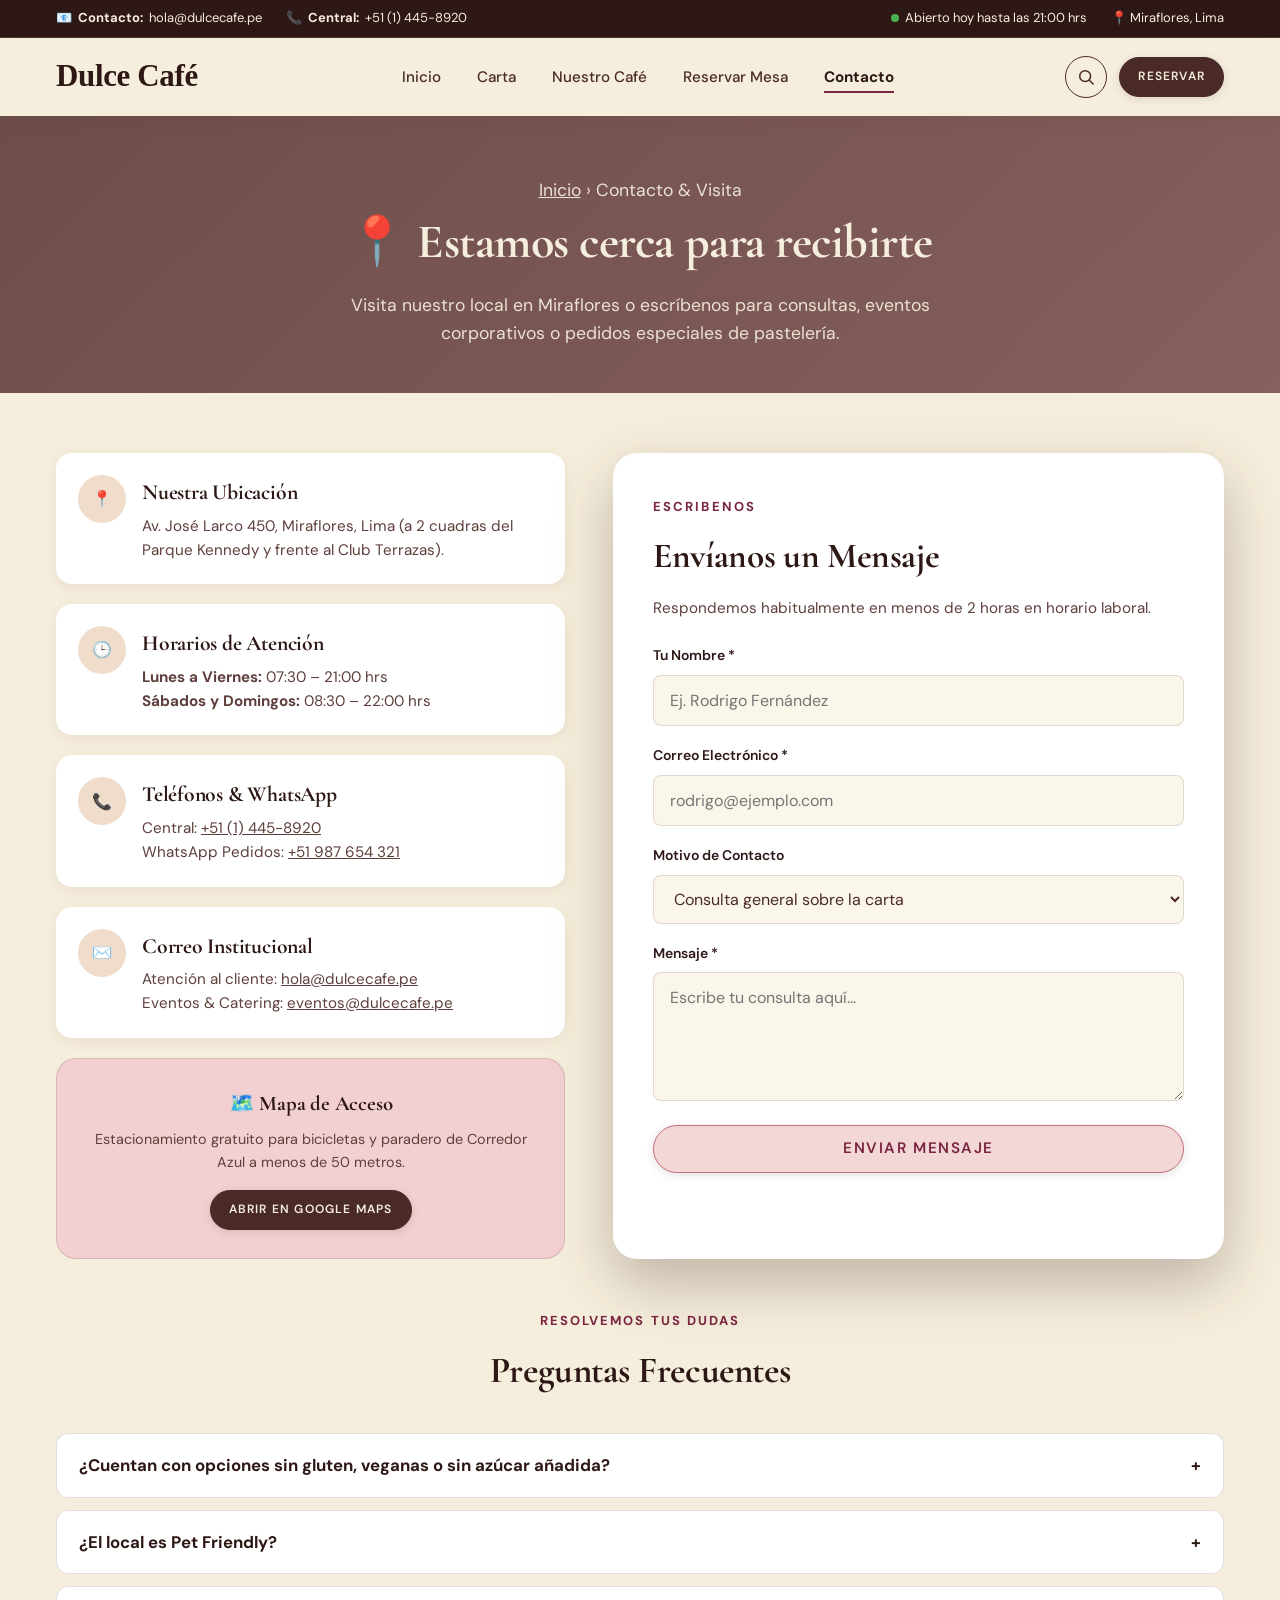
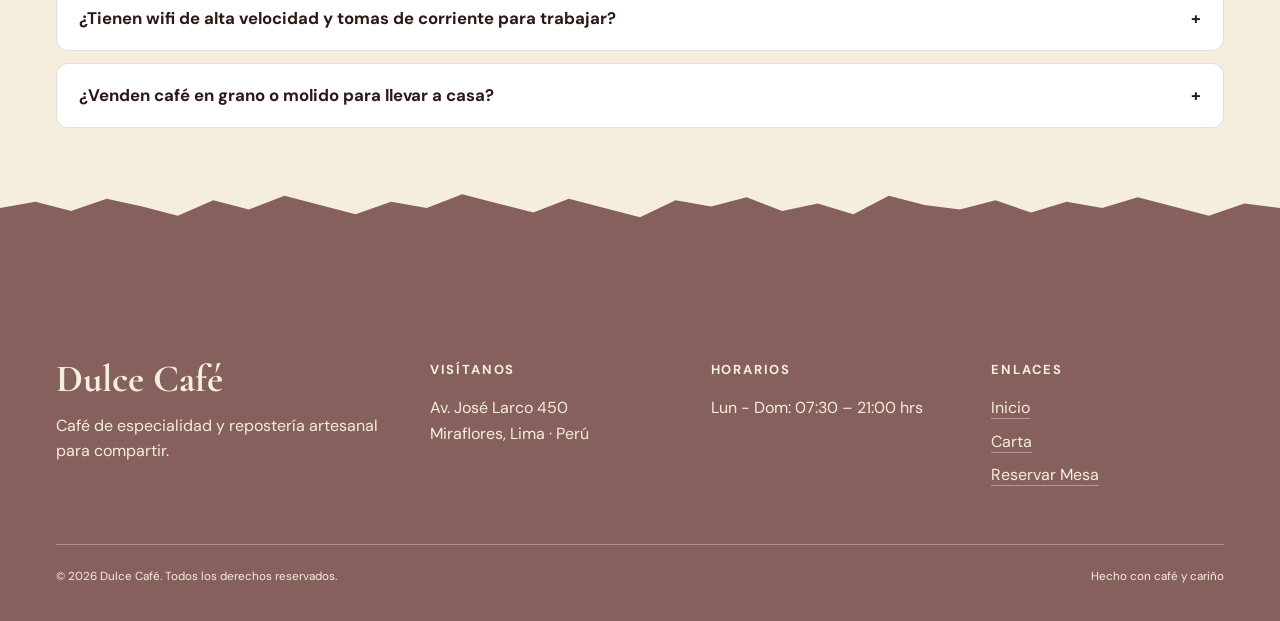
<file: pages/contacto.html>
<!DOCTYPE html>
<html lang="es">
<head>
  <meta charset="UTF-8">
  <meta name="viewport" content="width=device-width, initial-scale=1.0">
  <title>Contacto, Ubicación & Preguntas Frecuentes | Dulce Café</title>
  <meta name="description" content="Encuentra nuestra ubicación en Miraflores, teléfonos de atención, horarios de apertura y preguntas frecuentes sobre Dulce Café.">

  <!-- Favicon -->
  <link rel="icon" type="image/svg+xml" href="../assets/favicon.svg">
  <link rel="alternate icon" href="../assets/favicon-32x32.png">

  <!-- Tipografías -->
  <link rel="preconnect" href="https://fonts.googleapis.com">
  <link rel="preconnect" href="https://fonts.gstatic.com" crossorigin>
  <link rel="stylesheet" href="https://fonts.googleapis.com/css2?family=Cormorant+Garamond:ital,wght@0,500;0,600;0,700;1,600&family=DM+Sans:ital,wght@0,400;0,500;0,600;0,700;1,400&family=Parisienne&display=swap">

  <!-- Estilos -->
  <link rel="stylesheet" href="../src/css/styles.css">

  <!-- JavaScript -->
  <script src="../src/js/main.js" defer></script>
</head>
<body>

  <!-- Top Bar -->
  <aside class="top-bar">
    <div class="container top-bar-inner">
      <div class="top-bar-left">
        <span class="top-bar-item">📧 <strong>Contacto:</strong> <a href="mailto:hola@dulcecafe.pe">hola@dulcecafe.pe</a></span>
        <span class="top-bar-item">📞 <strong>Central:</strong> <a href="tel:+5114458920">+51 (1) 445-8920</a></span>
      </div>
      <div class="top-bar-right">
        <span class="top-bar-item"><span class="pulse-dot"></span> Abierto hoy hasta las 21:00 hrs</span>
        <span class="top-bar-item">📍 Miraflores, Lima</span>
      </div>
    </div>
  </aside>

  <!-- Encabezado -->
  <header class="site-header" id="header">
    <div class="container site-header__inner">
      <a href="../index.html" class="logo-link">
        <img src="../assets/logo.svg" alt="Dulce Café" class="logo-img" width="180" height="42">
      </a>

      <nav id="menu-principal" class="main-nav">
        <ul>
          <li><a href="../index.html">Inicio</a></li>
          <li><a href="carta.html">Carta</a></li>
          <li><a href="../index.html#cafe">Nuestro Café</a></li>
          <li><a href="reserva.html">Reservar Mesa</a></li>
          <li><a href="contacto.html" class="active" aria-current="page">Contacto</a></li>
        </ul>
      </nav>

      <div class="site-header__actions">
        <button class="icon-btn" type="button" aria-label="Buscar" data-action="open-search">
          <img src="../assets/icon-buscar.svg" alt="Buscar" width="20" height="20">
        </button>
        <a class="btn btn--small" href="reserva.html">Reservar</a>
        <button class="icon-btn menu-toggle" type="button" aria-label="Abrir menú" aria-expanded="false" aria-controls="menu-principal">
          <img src="../assets/icon-menu.svg" alt="Menú" width="20" height="20">
        </button>
      </div>
    </div>
  </header>

  <main>
    <section class="page-hero">
      <div class="container">
        <p class="breadcrumb"><a href="../index.html">Inicio</a> › Contacto & Visita</p>
        <h1>📍 Estamos cerca para recibirte</h1>
        <p>Visita nuestro local en Miraflores o escríbenos para consultas, eventos corporativos o pedidos especiales de pastelería.</p>
      </div>
    </section>

    <section class="contact-section">
      <div class="container">
        <div class="contact-grid">
          
          <!-- Columna Izquierda: Información de Contacto -->
          <div class="contact-info-cards">
            
            <div class="contact-item-card">
              <div class="contact-icon">📍</div>
              <div>
                <h3 style="font-size: 1.35rem; margin-bottom: 4px;">Nuestra Ubicación</h3>
                <p style="color: var(--color-texto-suave); font-size: 0.95rem;">
                  Av. José Larco 450, Miraflores, Lima (a 2 cuadras del Parque Kennedy y frente al Club Terrazas).
                </p>
              </div>
            </div>

            <div class="contact-item-card">
              <div class="contact-icon">🕒</div>
              <div>
                <h3 style="font-size: 1.35rem; margin-bottom: 4px;">Horarios de Atención</h3>
                <p style="color: var(--color-texto-suave); font-size: 0.95rem;">
                  <strong>Lunes a Viernes:</strong> 07:30 – 21:00 hrs<br>
                  <strong>Sábados y Domingos:</strong> 08:30 – 22:00 hrs
                </p>
              </div>
            </div>

            <div class="contact-item-card">
              <div class="contact-icon">📞</div>
              <div>
                <h3 style="font-size: 1.35rem; margin-bottom: 4px;">Teléfonos & WhatsApp</h3>
                <p style="color: var(--color-texto-suave); font-size: 0.95rem;">
                  Central: <a href="tel:+5114458920" style="text-decoration: underline;">+51 (1) 445-8920</a><br>
                  WhatsApp Pedidos: <a href="https://wa.me/51987654321" target="_blank" style="text-decoration: underline;">+51 987 654 321</a>
                </p>
              </div>
            </div>

            <div class="contact-item-card">
              <div class="contact-icon">✉️</div>
              <div>
                <h3 style="font-size: 1.35rem; margin-bottom: 4px;">Correo Institucional</h3>
                <p style="color: var(--color-texto-suave); font-size: 0.95rem;">
                  Atención al cliente: <a href="mailto:hola@dulcecafe.pe" style="text-decoration: underline;">hola@dulcecafe.pe</a><br>
                  Eventos & Catering: <a href="mailto:eventos@dulcecafe.pe" style="text-decoration: underline;">eventos@dulcecafe.pe</a>
                </p>
              </div>
            </div>

            <!-- Mapa Estilizado Mockup -->
            <div style="background: var(--color-rosa); border-radius: 20px; padding: 28px; text-align: center; border: 1px solid var(--color-borde);">
              <h4 style="font-size: 1.3rem; margin-bottom: 8px;">🗺️ Mapa de Acceso</h4>
              <p style="font-size: 0.9rem; color: var(--color-texto-suave); margin-bottom: 16px;">
                Estacionamiento gratuito para bicicletas y paradero de Corredor Azul a menos de 50 metros.
              </p>
              <a href="https://maps.google.com" target="_blank" rel="noopener" class="btn btn--small">
                Abrir en Google Maps
              </a>
            </div>

          </div>

          <!-- Columna Derecha: Formulario de Mensaje -->
          <div style="background: var(--color-blanco); border-radius: 24px; padding: 40px; box-shadow: var(--sombra-modal);">
            <span class="eyebrow">ESCRIBENOS</span>
            <h2 style="font-size: 2.2rem; margin-bottom: 12px;">Envíanos un Mensaje</h2>
            <p style="color: var(--color-texto-suave); font-size: 0.95rem; margin-bottom: 24px;">
              Respondemos habitualmente en menos de 2 horas en horario laboral.
            </p>

            <form onsubmit="event.preventDefault(); showToast('¡Mensaje enviado con éxito! Te responderemos muy pronto.'); this.reset();">
              <div class="form-group" style="margin-bottom: 18px;">
                <label for="contact-name">Tu Nombre *</label>
                <input type="text" id="contact-name" class="form-input" placeholder="Ej. Rodrigo Fernández" required>
              </div>

              <div class="form-group" style="margin-bottom: 18px;">
                <label for="contact-email">Correo Electrónico *</label>
                <input type="email" id="contact-email" class="form-input" placeholder="rodrigo@ejemplo.com" required>
              </div>

              <div class="form-group" style="margin-bottom: 18px;">
                <label for="contact-reason">Motivo de Contacto</label>
                <select id="contact-reason" class="form-select">
                  <option>Consulta general sobre la carta</option>
                  <option>Cotización de catering o tortas para eventos</option>
                  <option>Reserva de salón completo para reuniones</option>
                  <option>Sugerencias o felicitaciones</option>
                </select>
              </div>

              <div class="form-group" style="margin-bottom: 24px;">
                <label for="contact-msg">Mensaje *</label>
                <textarea id="contact-msg" class="form-textarea" rows="4" placeholder="Escribe tu consulta aquí..." required></textarea>
              </div>

              <button type="submit" class="btn btn--pink" style="width: 100%; font-size: 0.95rem;">
                Enviar Mensaje
              </button>
            </form>
          </div>

        </div>

        <!-- Preguntas Frecuentes (FAQ Accordion) -->
        <div class="faq-accordion">
          <div style="text-align: center; margin-bottom: 32px;">
            <span class="eyebrow">RESOLVEMOS TUS DUDAS</span>
            <h3 style="font-size: 2.3rem;">Preguntas Frecuentes</h3>
          </div>

          <div class="faq-item">
            <button class="faq-question">
              ¿Cuentan con opciones sin gluten, veganas o sin azúcar añadida? <span>+</span>
            </button>
            <div class="faq-answer">
              Sí, horneamos diariamente galletas de avena y chía 100% veganas, tartas libres de gluten y ofrecemos alternativas de leche vegetal (avena, almendras y coco) sin costo adicional en todas nuestras bebidas calientes y frías.
            </div>
          </div>

          <div class="faq-item">
            <button class="faq-question">
              ¿El local es Pet Friendly? <span>+</span>
            </button>
            <div class="faq-answer">
              ¡Por supuesto! Nuestra terraza exterior es totalmente pet friendly. Contamos con bebederos de agua fresca y galletas caninas artesanales de cortesía para tus compañeros de cuatro patas.
            </div>
          </div>

          <div class="faq-item">
            <button class="faq-question">
              ¿Tienen wifi de alta velocidad y tomas de corriente para trabajar? <span>+</span>
            </button>
            <div class="faq-answer">
              Sí, disponemos de fibra óptica de 500 Mbps con cobertura completa en salón y terraza, además de conexiones eléctricas USB y enchufes en la mayoría de nuestras mesas para nómadas digitales y estudiantes.
            </div>
          </div>

          <div class="faq-item">
            <button class="faq-question">
              ¿Venden café en grano o molido para llevar a casa? <span>+</span>
            </button>
            <div class="faq-answer">
              Sí, tenemos paquetes de 250g y 500g de nuestros orígenes de Villa Rica, Cusco y Puno. Nuestros baristas pueden molerlo en el instante según tu cafetera (prensa francesa, moka italiana, filtro de papel o espresso).
            </div>
          </div>

        </div>

      </div>
    </section>
  </main>

  <!-- Pie de Página -->
  <footer class="site-footer">
    <img class="torn torn--footer" src="../assets/borde-rasgado-malva.svg" alt="" aria-hidden="true">
    <div class="container">
      <div class="site-footer__grid">
        <div>
          <p class="site-footer__logo">Dulce Café</p>
          <p>Café de especialidad y repostería artesanal para compartir.</p>
        </div>
        <div>
          <h2 class="site-footer__title">Visítanos</h2>
          <address>Av. José Larco 450<br>Miraflores, Lima · Perú</address>
        </div>
        <div>
          <h2 class="site-footer__title">Horarios</h2>
          <p>Lun - Dom: 07:30 – 21:00 hrs</p>
        </div>
        <div>
          <h2 class="site-footer__title">Enlaces</h2>
          <ul>
            <li><a href="../index.html">Inicio</a></li>
            <li><a href="carta.html">Carta</a></li>
            <li><a href="reserva.html">Reservar Mesa</a></li>
          </ul>
        </div>
      </div>
      <div class="site-footer__bottom">
        <small>© 2026 Dulce Café. Todos los derechos reservados.</small>
        <small>Hecho con café y cariño</small>
      </div>
    </div>
  </footer>

  <!-- Modal de Búsqueda -->
  <div class="modal-backdrop" id="search-modal" role="dialog" aria-modal="true">
    <div class="search-modal">
      <div class="search-header">
        <span>🔍</span>
        <input type="text" id="search-input" class="search-input" placeholder="Buscar café, postres o tartas...">
        <button type="button" class="search-close-btn" id="search-close">✕</button>
      </div>
      <div class="search-results" id="search-results"></div>
    </div>
  </div>

  <div class="toast-container"></div>
</body>
</html>
</file>
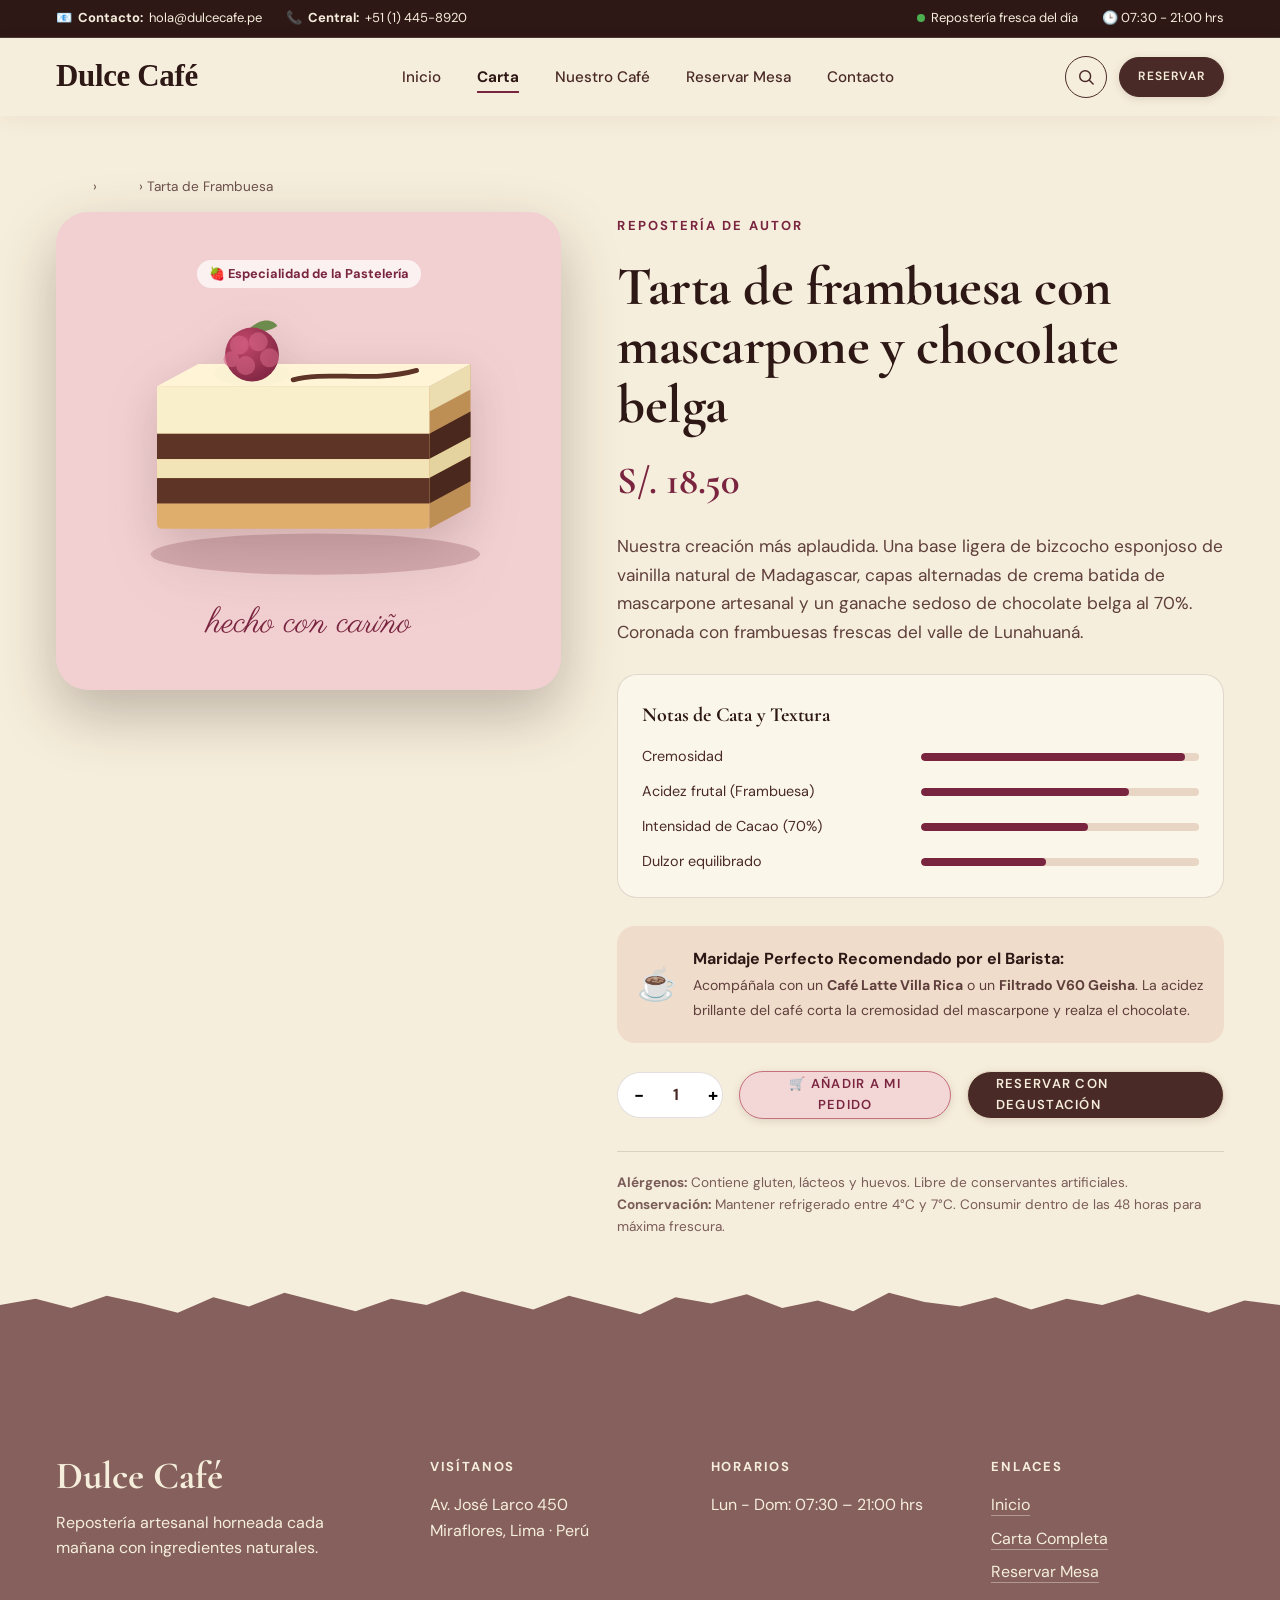
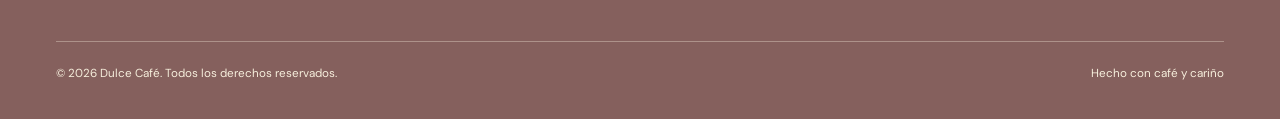
<file: pages/detalle-producto.html>
<!DOCTYPE html>
<html lang="es">
<head>
  <meta charset="UTF-8">
  <meta name="viewport" content="width=device-width, initial-scale=1.0">
  <title>Tarta de Frambuesa Artesanal | Ficha de Producto | Dulce Café</title>
  <meta name="description" content="Ficha técnica de la tarta de frambuesa con mascarpone y chocolate belga. Ingredientes, notas de cata y maridaje de café de especialidad.">

  <!-- Favicon -->
  <link rel="icon" type="image/svg+xml" href="../assets/favicon.svg">
  <link rel="alternate icon" href="../assets/favicon-32x32.png">

  <!-- Tipografías -->
  <link rel="preconnect" href="https://fonts.googleapis.com">
  <link rel="preconnect" href="https://fonts.gstatic.com" crossorigin>
  <link rel="stylesheet" href="https://fonts.googleapis.com/css2?family=Cormorant+Garamond:ital,wght@0,500;0,600;0,700;1,600&family=DM+Sans:ital,wght@0,400;0,500;0,600;0,700;1,400&family=Parisienne&display=swap">

  <!-- Estilos -->
  <link rel="stylesheet" href="../src/css/styles.css">

  <style>
    .product-detail-section { padding: 60px 0 90px; }
    .product-detail-grid { display: grid; grid-template-columns: 1fr 1.2fr; gap: 56px; align-items: start; }
    .product-media-card { background: var(--color-rosa); border-radius: 32px; padding: 48px; text-align: center; box-shadow: var(--sombra-modal); position: sticky; top: 96px; }
    .product-media-card img { width: 100%; max-width: 380px; margin: 0 auto; filter: drop-shadow(0 16px 24px rgba(74,42,39,0.2)); }
    .badge-pill { display: inline-flex; align-items: center; gap: 6px; padding: 4px 12px; background: rgba(255,255,255,0.7); border-radius: var(--radio-pill); font-size: 0.8rem; font-weight: 700; color: var(--color-frambuesa); }
    .product-info-box h1 { font-size: 3.4rem; line-height: 1.08; margin: 12px 0 16px; color: var(--color-tinta); }
    .product-price-tag { font-family: var(--fuente-titulos); font-size: 2.4rem; font-weight: 700; color: var(--color-frambuesa); margin-bottom: 20px; }
    .taste-profile { background: var(--color-crema-claro); border-radius: 20px; padding: 24px; margin: 28px 0; border: 1px solid var(--color-borde); }
    .taste-bars { display: grid; gap: 12px; margin-top: 14px; }
    .taste-bar-item { display: flex; align-items: center; justify-content: space-between; font-size: 0.9rem; }
    .taste-meter { width: 50%; height: 8px; background: #E8D5C4; border-radius: var(--radio-pill); overflow: hidden; }
    .taste-meter-fill { height: 100%; background: var(--color-frambuesa); border-radius: var(--radio-pill); }
    .pairing-card { background: #F0DCCB; border-radius: 18px; padding: 20px; display: flex; align-items: center; gap: 16px; margin: 24px 0; }
    .pairing-icon { font-size: 2rem; }
    .quantity-row { display: flex; align-items: center; gap: 16px; margin-top: 28px; }
    .qty-picker { display: inline-flex; align-items: center; border: 1.5px solid var(--color-borde); border-radius: var(--radio-pill); background: #FFF; overflow: hidden; }
    .qty-btn { border: none; background: transparent; padding: 8px 16px; font-weight: 700; cursor: pointer; font-size: 1.1rem; }
    .qty-display { padding: 8px 12px; font-weight: 700; min-width: 32px; text-align: center; }
    @media(max-width: 900px) { .product-detail-grid { grid-template-columns: 1fr; } .product-media-card { position: static; } }
  </style>

  <!-- JavaScript -->
  <script src="../src/js/main.js" defer></script>
</head>
<body>

  <!-- Top Bar -->
  <aside class="top-bar">
    <div class="container top-bar-inner">
      <div class="top-bar-left">
        <span class="top-bar-item">📧 <strong>Contacto:</strong> <a href="mailto:hola@dulcecafe.pe">hola@dulcecafe.pe</a></span>
        <span class="top-bar-item">📞 <strong>Central:</strong> <a href="tel:+5114458920">+51 (1) 445-8920</a></span>
      </div>
      <div class="top-bar-right">
        <span class="top-bar-item"><span class="pulse-dot"></span> Repostería fresca del día</span>
        <span class="top-bar-item">🕒 07:30 - 21:00 hrs</span>
      </div>
    </div>
  </aside>

  <!-- Encabezado -->
  <header class="site-header" id="header">
    <div class="container site-header__inner">
      <a href="../index.html" class="logo-link">
        <img src="../assets/logo.svg" alt="Dulce Café" class="logo-img" width="180" height="42">
      </a>

      <nav id="menu-principal" class="main-nav">
        <ul>
          <li><a href="../index.html">Inicio</a></li>
          <li><a href="carta.html" class="active">Carta</a></li>
          <li><a href="../index.html#cafe">Nuestro Café</a></li>
          <li><a href="reserva.html">Reservar Mesa</a></li>
          <li><a href="contacto.html">Contacto</a></li>
        </ul>
      </nav>

      <div class="site-header__actions">
        <button class="icon-btn" type="button" aria-label="Buscar" data-action="open-search">
          <img src="../assets/icon-buscar.svg" alt="Buscar" width="20" height="20">
        </button>
        <a class="btn btn--small" href="reserva.html">Reservar</a>
        <button class="icon-btn menu-toggle" type="button" aria-label="Abrir menú" aria-expanded="false" aria-controls="menu-principal">
          <img src="../assets/icon-menu.svg" alt="Menú" width="20" height="20">
        </button>
      </div>
    </div>
  </header>

  <main>
    <section class="product-detail-section">
      <div class="container">
        
        <p class="breadcrumb">
          <a href="../index.html">Inicio</a> › <a href="carta.html">Carta</a> › Tarta de Frambuesa
        </p>

        <div class="product-detail-grid">
          
          <!-- Imagen de la Tarta en Tarjeta Rosa -->
          <div class="product-media-card">
            <span class="badge-pill">🍓 Especialidad de la Pastelería</span>
            <img src="../assets/postre-tarta-frambuesa.svg" alt="Tarta de frambuesa con mascarpone y chocolate belga" width="380" height="300">
            <p class="script" style="margin-top: 18px; font-size: 2.2rem;">hecho con cariño</p>
          </div>

          <!-- Información Detallada del Producto -->
          <div class="product-info-box">
            <span class="eyebrow">REPOSTERÍA DE AUTOR</span>
            <h1>Tarta de frambuesa con mascarpone y chocolate belga</h1>
            <div class="product-price-tag">S/. 18.50</div>

            <p style="font-size: 1.08rem; color: var(--color-texto-suave); line-height: 1.65;">
              Nuestra creación más aplaudida. Una base ligera de bizcocho esponjoso de vainilla natural de Madagascar, capas alternadas de crema batida de mascarpone artesanal y un ganache sedoso de chocolate belga al 70%. Coronada con frambuesas frescas del valle de Lunahuaná.
            </p>

            <!-- Perfil Sensorial -->
            <div class="taste-profile">
              <h4 style="font-size: 1.25rem;">Notas de Cata y Textura</h4>
              <div class="taste-bars">
                <div class="taste-bar-item">
                  <span>Cremosidad</span>
                  <div class="taste-meter"><div class="taste-meter-fill" style="width: 95%;"></div></div>
                </div>
                <div class="taste-bar-item">
                  <span>Acidez frutal (Frambuesa)</span>
                  <div class="taste-meter"><div class="taste-meter-fill" style="width: 75%;"></div></div>
                </div>
                <div class="taste-bar-item">
                  <span>Intensidad de Cacao (70%)</span>
                  <div class="taste-meter"><div class="taste-meter-fill" style="width: 60%;"></div></div>
                </div>
                <div class="taste-bar-item">
                  <span>Dulzor equilibrado</span>
                  <div class="taste-meter"><div class="taste-meter-fill" style="width: 45%;"></div></div>
                </div>
              </div>
            </div>

            <!-- Maridaje Recomendado con Café -->
            <div class="pairing-card">
              <div class="pairing-icon">☕</div>
              <div>
                <strong style="color: var(--color-tinta); display: block;">Maridaje Perfecto Recomendado por el Barista:</strong>
                <span style="font-size: 0.88rem; color: var(--color-texto-suave);">
                  Acompáñala con un <strong>Café Latte Villa Rica</strong> o un <strong>Filtrado V60 Geisha</strong>. La acidez brillante del café corta la cremosidad del mascarpone y realza el chocolate.
                </span>
              </div>
            </div>

            <!-- Selector de Porciones y Acciones -->
            <div class="quantity-row">
              <div class="qty-picker">
                <button type="button" class="qty-btn" onclick="let d = document.getElementById('qty'); d.textContent = Math.max(1, parseInt(d.textContent) - 1);">-</button>
                <span class="qty-display" id="qty">1</span>
                <button type="button" class="qty-btn" onclick="let d = document.getElementById('qty'); d.textContent = parseInt(d.textContent) + 1;">+</button>
              </div>

              <button type="button" class="btn btn--pink" onclick="showToast('Añadido a tu pedido')">
                🛒 Añadir a mi Pedido
              </button>

              <a href="reserva.html" class="btn">
                Reservar con Degustación
              </a>
            </div>

            <!-- Alérgenos e Información Dietética -->
            <div style="margin-top: 32px; padding-top: 20px; border-top: 1px solid var(--color-borde); font-size: 0.85rem; color: #7A5C58;">
              <p><strong>Alérgenos:</strong> Contiene gluten, lácteos y huevos. Libre de conservantes artificiales.</p>
              <p><strong>Conservación:</strong> Mantener refrigerado entre 4°C y 7°C. Consumir dentro de las 48 horas para máxima frescura.</p>
            </div>

          </div>

        </div>

      </div>
    </section>
  </main>

  <!-- Pie de Página -->
  <footer class="site-footer">
    <img class="torn torn--footer" src="../assets/borde-rasgado-malva.svg" alt="" aria-hidden="true">
    <div class="container">
      <div class="site-footer__grid">
        <div>
          <p class="site-footer__logo">Dulce Café</p>
          <p>Repostería artesanal horneada cada mañana con ingredientes naturales.</p>
        </div>
        <div>
          <h2 class="site-footer__title">Visítanos</h2>
          <address>Av. José Larco 450<br>Miraflores, Lima · Perú</address>
        </div>
        <div>
          <h2 class="site-footer__title">Horarios</h2>
          <p>Lun - Dom: 07:30 – 21:00 hrs</p>
        </div>
        <div>
          <h2 class="site-footer__title">Enlaces</h2>
          <ul>
            <li><a href="../index.html">Inicio</a></li>
            <li><a href="carta.html">Carta Completa</a></li>
            <li><a href="reserva.html">Reservar Mesa</a></li>
          </ul>
        </div>
      </div>
      <div class="site-footer__bottom">
        <small>© 2026 Dulce Café. Todos los derechos reservados.</small>
        <small>Hecho con café y cariño</small>
      </div>
    </div>
  </footer>

  <!-- Modal de Búsqueda -->
  <div class="modal-backdrop" id="search-modal" role="dialog" aria-modal="true">
    <div class="search-modal">
      <div class="search-header">
        <span>🔍</span>
        <input type="text" id="search-input" class="search-input" placeholder="Buscar café, postres o tartas...">
        <button type="button" class="search-close-btn" id="search-close">✕</button>
      </div>
      <div class="search-results" id="search-results"></div>
    </div>
  </div>

  <div class="toast-container"></div>
</body>
</html>
</file>
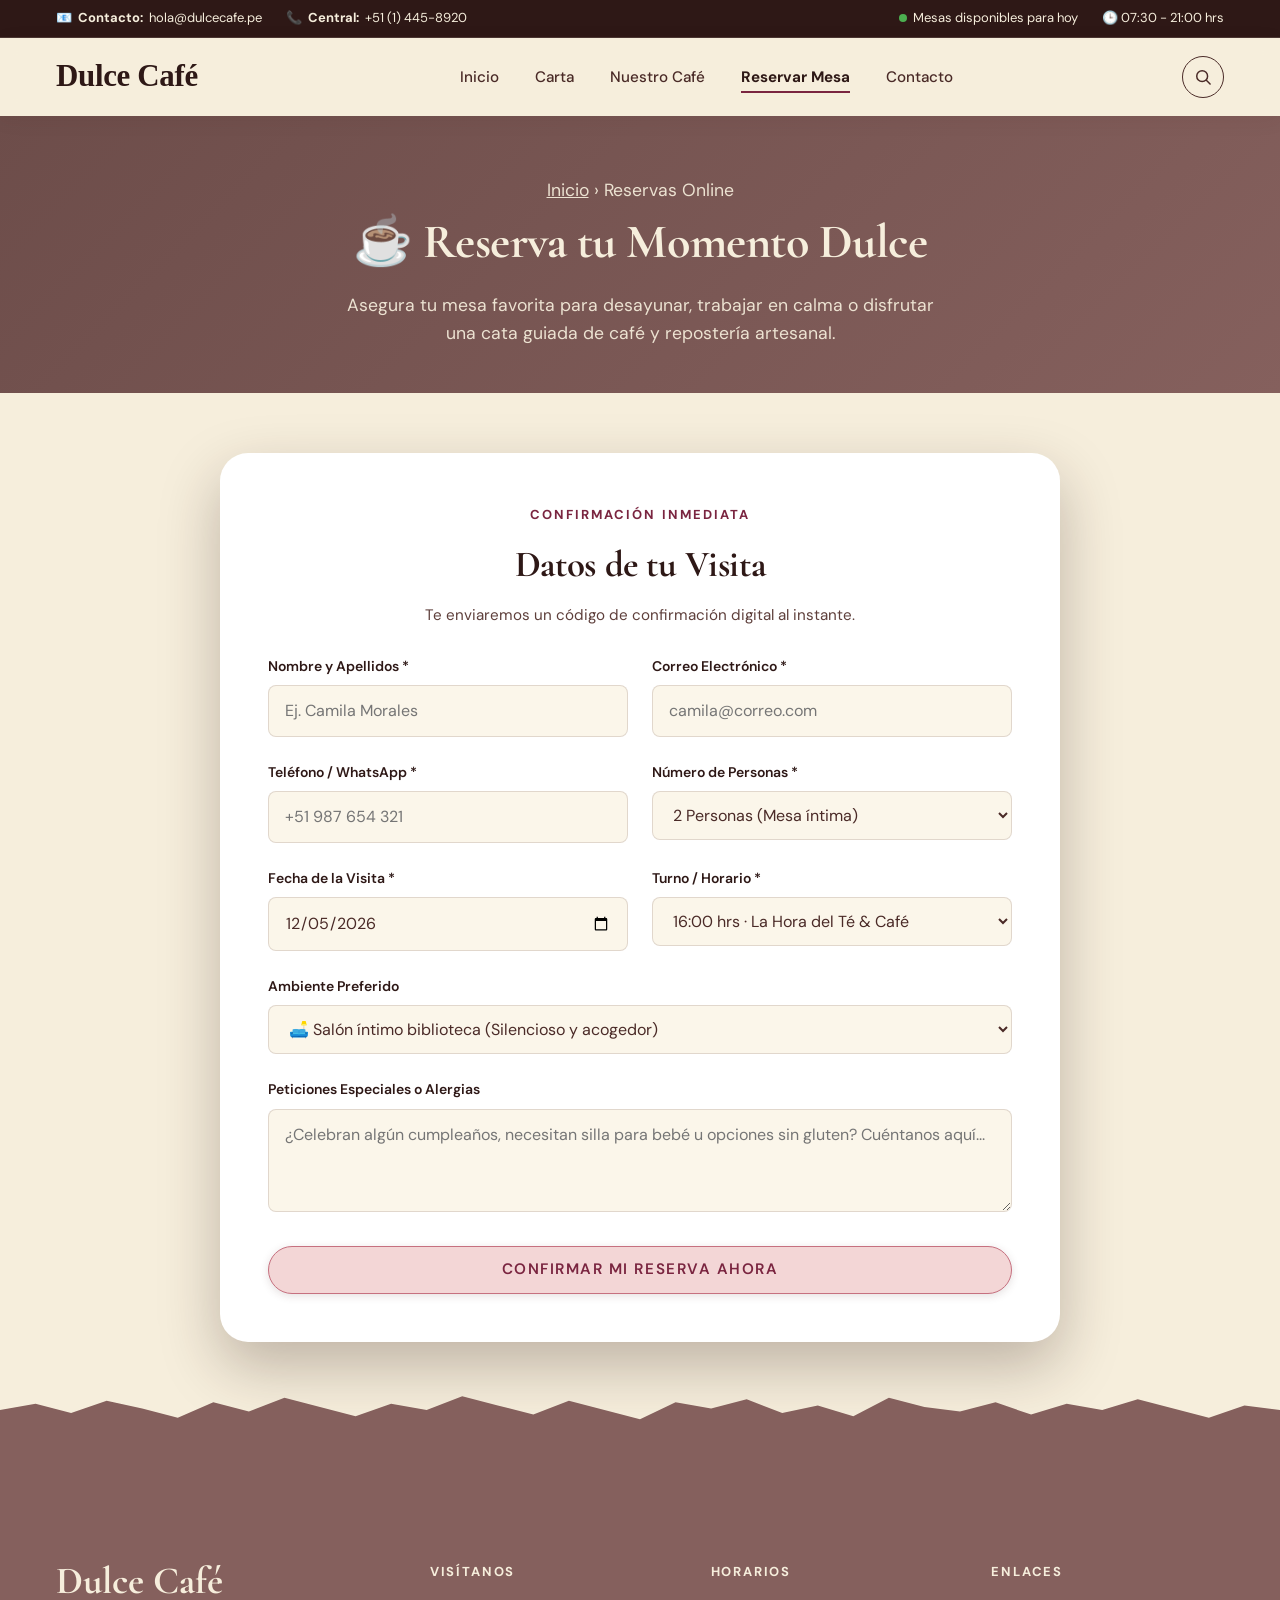
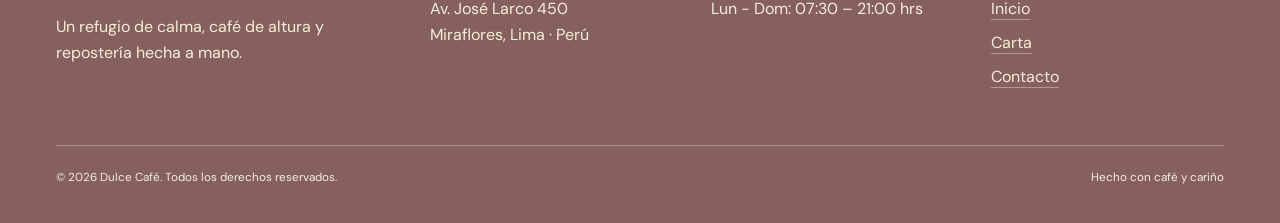
<file: pages/reserva.html>
<!DOCTYPE html>
<html lang="es">
<head>
  <meta charset="UTF-8">
  <meta name="viewport" content="width=device-width, initial-scale=1.0">
  <title>Reservar Mesa & Experiencia de Café | Dulce Café</title>
  <meta name="description" content="Reserva tu mesa o experiencia de cata de café y postres en Dulce Café. Espacios en terraza, salón íntimo o barra sensorial.">

  <!-- Favicon -->
  <link rel="icon" type="image/svg+xml" href="../assets/favicon.svg">
  <link rel="alternate icon" href="../assets/favicon-32x32.png">

  <!-- Tipografías -->
  <link rel="preconnect" href="https://fonts.googleapis.com">
  <link rel="preconnect" href="https://fonts.gstatic.com" crossorigin>
  <link rel="stylesheet" href="https://fonts.googleapis.com/css2?family=Cormorant+Garamond:ital,wght@0,500;0,600;0,700;1,600&family=DM+Sans:ital,wght@0,400;0,500;0,600;0,700;1,400&family=Parisienne&display=swap">

  <!-- Estilos -->
  <link rel="stylesheet" href="../src/css/styles.css">

  <!-- JavaScript -->
  <script src="../src/js/main.js" defer></script>
</head>
<body>

  <!-- Top Bar -->
  <aside class="top-bar">
    <div class="container top-bar-inner">
      <div class="top-bar-left">
        <span class="top-bar-item">📧 <strong>Contacto:</strong> <a href="mailto:hola@dulcecafe.pe">hola@dulcecafe.pe</a></span>
        <span class="top-bar-item">📞 <strong>Central:</strong> <a href="tel:+5114458920">+51 (1) 445-8920</a></span>
      </div>
      <div class="top-bar-right">
        <span class="top-bar-item"><span class="pulse-dot"></span> Mesas disponibles para hoy</span>
        <span class="top-bar-item">🕒 07:30 - 21:00 hrs</span>
      </div>
    </div>
  </aside>

  <!-- Encabezado -->
  <header class="site-header" id="header">
    <div class="container site-header__inner">
      <a href="../index.html" class="logo-link">
        <img src="../assets/logo.svg" alt="Dulce Café" class="logo-img" width="180" height="42">
      </a>

      <nav id="menu-principal" class="main-nav">
        <ul>
          <li><a href="../index.html">Inicio</a></li>
          <li><a href="carta.html">Carta</a></li>
          <li><a href="../index.html#cafe">Nuestro Café</a></li>
          <li><a href="reserva.html" class="active" aria-current="page">Reservar Mesa</a></li>
          <li><a href="contacto.html">Contacto</a></li>
        </ul>
      </nav>

      <div class="site-header__actions">
        <button class="icon-btn" type="button" aria-label="Buscar" data-action="open-search">
          <img src="../assets/icon-buscar.svg" alt="Buscar" width="20" height="20">
        </button>
        <button class="icon-btn menu-toggle" type="button" aria-label="Abrir menú" aria-expanded="false" aria-controls="menu-principal">
          <img src="../assets/icon-menu.svg" alt="Menú" width="20" height="20">
        </button>
      </div>
    </div>
  </header>

  <main>
    <section class="page-hero">
      <div class="container">
        <p class="breadcrumb"><a href="../index.html">Inicio</a> › Reservas Online</p>
        <h1>☕ Reserva tu Momento Dulce</h1>
        <p>Asegura tu mesa favorita para desayunar, trabajar en calma o disfrutar una cata guiada de café y repostería artesanal.</p>
      </div>
    </section>

    <section class="booking-section">
      <div class="container">
        
        <div class="booking-card">
          <div style="text-align: center; margin-bottom: 24px;">
            <span class="eyebrow">CONFIRMACIÓN INMEDIATA</span>
            <h2 style="font-size: 2.3rem; margin-bottom: 8px;">Datos de tu Visita</h2>
            <p style="color: var(--color-texto-suave); font-size: 0.95rem;">
              Te enviaremos un código de confirmación digital al instante.
            </p>
          </div>

          <form id="booking-form">
            <div class="form-grid">
              
              <div class="form-group">
                <label for="book-name">Nombre y Apellidos *</label>
                <input type="text" id="book-name" class="form-input" placeholder="Ej. Camila Morales" required>
              </div>

              <div class="form-group">
                <label for="book-email">Correo Electrónico *</label>
                <input type="email" id="book-email" class="form-input" placeholder="camila@correo.com" required>
              </div>

              <div class="form-group">
                <label for="book-phone">Teléfono / WhatsApp *</label>
                <input type="tel" id="book-phone" class="form-input" placeholder="+51 987 654 321" required>
              </div>

              <div class="form-group">
                <label for="book-people">Número de Personas *</label>
                <select id="book-people" class="form-select" required>
                  <option value="1">1 Persona (Espacio de concentración)</option>
                  <option value="2" selected>2 Personas (Mesa íntima)</option>
                  <option value="3">3 Personas</option>
                  <option value="4">4 Personas</option>
                  <option value="5+">5 o más (Mesa amplia compartida)</option>
                </select>
              </div>

              <div class="form-group">
                <label for="book-date">Fecha de la Visita *</label>
                <input type="date" id="book-date" class="form-input" required>
              </div>

              <div class="form-group">
                <label for="book-time">Turno / Horario *</label>
                <select id="book-time" class="form-select" required>
                  <option value="08:30">08:30 hrs · Primer café & Horno matutino</option>
                  <option value="10:30">10:30 hrs · Brunch & Postres</option>
                  <option value="12:30">12:30 hrs · Almuerzo ligero</option>
                  <option value="16:00" selected>16:00 hrs · La Hora del Té & Café</option>
                  <option value="18:30">18:30 hrs · Tarde de lectura & Café</option>
                  <option value="20:00">20:00 hrs · Cena dulce nocturna</option>
                </select>
              </div>

              <div class="form-group full-width">
                <label for="book-table">Ambiente Preferido</label>
                <select id="book-table" class="form-select">
                  <option value="Salón íntimo biblioteca">🛋️ Salón íntimo biblioteca (Silencioso y acogedor)</option>
                  <option value="Terraza al aire libre">🌿 Terraza al aire libre (Pet friendly y luminosa)</option>
                  <option value="Barra sensorial de barista">☕ Barra sensorial de barista (Vista directa a las extracciones)</option>
                </select>
              </div>

              <div class="form-group full-width">
                <label for="book-notes">Peticiones Especiales o Alergias</label>
                <textarea id="book-notes" class="form-textarea" rows="3" placeholder="¿Celebran algún cumpleaños, necesitan silla para bebé u opciones sin gluten? Cuéntanos aquí..."></textarea>
              </div>

              <div class="form-group full-width" style="margin-top: 10px; text-align: center;">
                <button type="submit" class="btn btn--pink" style="min-width: 260px; font-size: 0.95rem;">
                  Confirmar mi Reserva Ahora
                </button>
              </div>

            </div>
          </form>

        </div>

      </div>
    </section>
  </main>

  <!-- Pie de Página -->
  <footer class="site-footer">
    <img class="torn torn--footer" src="../assets/borde-rasgado-malva.svg" alt="" aria-hidden="true">
    <div class="container">
      <div class="site-footer__grid">
        <div>
          <p class="site-footer__logo">Dulce Café</p>
          <p>Un refugio de calma, café de altura y repostería hecha a mano.</p>
        </div>
        <div>
          <h2 class="site-footer__title">Visítanos</h2>
          <address>Av. José Larco 450<br>Miraflores, Lima · Perú</address>
        </div>
        <div>
          <h2 class="site-footer__title">Horarios</h2>
          <p>Lun - Dom: 07:30 – 21:00 hrs</p>
        </div>
        <div>
          <h2 class="site-footer__title">Enlaces</h2>
          <ul>
            <li><a href="../index.html">Inicio</a></li>
            <li><a href="carta.html">Carta</a></li>
            <li><a href="contacto.html">Contacto</a></li>
          </ul>
        </div>
      </div>
      <div class="site-footer__bottom">
        <small>© 2026 Dulce Café. Todos los derechos reservados.</small>
        <small>Hecho con café y cariño</small>
      </div>
    </div>
  </footer>

  <!-- Modal de Búsqueda -->
  <div class="modal-backdrop" id="search-modal" role="dialog" aria-modal="true">
    <div class="search-modal">
      <div class="search-header">
        <span>🔍</span>
        <input type="text" id="search-input" class="search-input" placeholder="Buscar café, postres o tartas...">
        <button type="button" class="search-close-btn" id="search-close">✕</button>
      </div>
      <div class="search-results" id="search-results"></div>
    </div>
  </div>

  <div class="toast-container"></div>

  <script>
    // Asignar fecha mínima hoy por defecto
    const today = new Date().toISOString().split('T')[0];
    const dateInput = document.getElementById('book-date');
    if (dateInput) {
      dateInput.min = today;
      dateInput.value = today;
    }
  </script>
</body>
</html>
</file>
<file: src/css/styles.css>
/* ==========================================================================
   Dulce Café · Hoja de Estilos Integral y Profesional
   Arquitectura de diseño responsive, componentes UI y accesibilidad WCAG AA
   Basado en la Guía de Estilos oficial (style-guide.md) y Mockup de Figma
   ========================================================================== */

/* --------------------------------------------------------------------------
   1. Tipografías Locales (@font-face) con Respaldo Google Fonts
   -------------------------------------------------------------------------- */
@font-face {
  font-family: 'Cormorant Garamond';
  font-style: normal;
  font-weight: 500;
  font-display: swap;
  src: url('../../assets/fonts/static/CormorantGaramond-Medium.ttf') format('truetype'),
       url('../assets/fonts/static/CormorantGaramond-Medium.ttf') format('truetype');
}
@font-face {
  font-family: 'Cormorant Garamond';
  font-style: normal;
  font-weight: 600;
  font-display: swap;
  src: url('../../assets/fonts/static/CormorantGaramond-SemiBold.ttf') format('truetype'),
       url('../assets/fonts/static/CormorantGaramond-SemiBold.ttf') format('truetype');
}
@font-face {
  font-family: 'Cormorant Garamond';
  font-style: normal;
  font-weight: 700;
  font-display: swap;
  src: url('../../assets/fonts/static/CormorantGaramond-Bold.ttf') format('truetype'),
       url('../assets/fonts/static/CormorantGaramond-Bold.ttf') format('truetype');
}
@font-face {
  font-family: 'DM Sans';
  font-style: normal;
  font-weight: 400;
  font-display: swap;
  src: url('../../assets/fonts/static/DMSans-Regular.ttf') format('truetype'),
       url('../assets/fonts/static/DMSans-Regular.ttf') format('truetype');
}
@font-face {
  font-family: 'DM Sans';
  font-style: normal;
  font-weight: 500;
  font-display: swap;
  src: url('../../assets/fonts/static/DMSans-Medium.ttf') format('truetype'),
       url('../assets/fonts/static/DMSans-Medium.ttf') format('truetype');
}
@font-face {
  font-family: 'DM Sans';
  font-style: normal;
  font-weight: 600;
  font-display: swap;
  src: url('../../assets/fonts/static/DMSans-SemiBold.ttf') format('truetype'),
       url('../assets/fonts/static/DMSans-SemiBold.ttf') format('truetype');
}
@font-face {
  font-family: 'Parisienne';
  font-style: normal;
  font-weight: 400;
  font-display: swap;
  src: url('../../assets/fonts/Parisienne-Regular.ttf') format('truetype'),
       url('../assets/fonts/Parisienne-Regular.ttf') format('truetype');
}

/* --------------------------------------------------------------------------
   2. Variables CSS (Design Tokens)
   -------------------------------------------------------------------------- */
:root {
  /* Paleta de Colores de Marca */
  --color-crema: #F6EEDC;
  --color-crema-claro: #FBF6EA;
  --color-crema-fondo: #F7EFE1;
  --color-malva: #85605D;
  --color-malva-dark: #6D4D4A;
  --color-chocolate: #4A2A27;
  --color-tinta: #2E1816;
  --color-texto-suave: #5E3F3B;
  --color-frambuesa: #7A2540;
  --color-frambuesa-hover: #5F1C31;
  --color-rosa: #F2D0D1;
  --color-durazno: #F3DDCC;
  --color-lila: #CFB6C6;
  --color-blanco: #FFFFFF;
  --color-dorado: #E5A823;
  --color-verde-exito: #2E7D32;
  --color-verde-fondo: #E8F5E9;
  --color-borde: rgba(74, 42, 39, 0.15);

  /* Familias Tipográficas */
  --fuente-titulos: 'Cormorant Garamond', Georgia, serif;
  --fuente-texto: 'DM Sans', -apple-system, BlinkMacSystemFont, 'Segoe UI', Roboto, sans-serif;
  --fuente-script: 'Parisienne', cursive, 'Brush Script MT';

  /* Escala Modular de Espaciado */
  --espacio-1: 8px;
  --espacio-2: 16px;
  --espacio-3: 24px;
  --espacio-4: 32px;
  --espacio-5: 56px;
  --espacio-6: 80px;
  --espacio-7: 110px;

  /* Formas y Radios */
  --radio-sm: 8px;
  --radio-md: 16px;
  --radio-tarjeta: 32px;
  --radio-pill: 999px;
  --ancho-max: 1280px;

  /* Elevaciones y Sombras */
  --sombra-card: 0 4px 14px rgba(74, 42, 39, 0.08);
  --sombra-hover: 0 16px 32px rgba(74, 42, 39, 0.16);
  --sombra-modal: 0 24px 60px rgba(46, 24, 22, 0.28);
  --sombra-nav: 0 4px 20px rgba(74, 42, 39, 0.06);

  /* Transiciones */
  --transicion-rapida: 0.2s cubic-bezier(0.4, 0, 0.2, 1);
  --transicion-suave: 0.35s cubic-bezier(0.4, 0, 0.2, 1);
}

/* --------------------------------------------------------------------------
   3. Reseteo y Estilos Base
   -------------------------------------------------------------------------- */
*, *::before, *::after {
  box-sizing: border-box;
}

html {
  scroll-behavior: smooth;
  -webkit-text-size-adjust: 100%;
}

body {
  margin: 0;
  background-color: var(--color-crema);
  color: var(--color-chocolate);
  font-family: var(--fuente-texto);
  font-size: 1rem;
  line-height: 1.6;
  overflow-x: hidden;
  -webkit-font-smoothing: antialiased;
}

h1, h2, h3, h4, p, ul, ol, figure {
  margin: 0;
}

ul, ol {
  padding: 0;
  list-style: none;
}

img {
  display: block;
  max-width: 100%;
  height: auto;
}

a {
  color: inherit;
  text-decoration: none;
  transition: color var(--transicion-rapida);
}

button, input, select, textarea {
  font-family: inherit;
  font-size: inherit;
  line-height: inherit;
}

a:focus-visible, button:focus-visible, input:focus-visible, select:focus-visible {
  outline: 2.5px solid var(--color-frambuesa);
  outline-offset: 3px;
}

.container {
  width: 100%;
  max-width: var(--ancho-max);
  margin-inline: auto;
  padding-inline: 56px;
}

h1, h2, h3, h4 {
  font-family: var(--fuente-titulos);
  color: var(--color-tinta);
  font-weight: 700;
  letter-spacing: -0.01em;
}

/* --------------------------------------------------------------------------
   4. Barra Superior Corporativa (Top Bar)
   -------------------------------------------------------------------------- */
.top-bar {
  background: var(--color-tinta);
  color: var(--color-crema);
  font-size: 0.8125rem;
  padding: 8px 0;
  border-bottom: 1px solid rgba(246, 238, 220, 0.15);
}

.top-bar-inner {
  display: flex;
  align-items: center;
  justify-content: space-between;
  flex-wrap: wrap;
  gap: 12px;
}

.top-bar-left, .top-bar-right {
  display: flex;
  align-items: center;
  gap: 24px;
  flex-wrap: wrap;
}

.top-bar-item {
  display: inline-flex;
  align-items: center;
  gap: 6px;
}

.pulse-dot {
  width: 8px;
  height: 8px;
  background-color: #4CAF50;
  border-radius: 50%;
  box-shadow: 0 0 0 0 rgba(76, 175, 80, 0.7);
  animation: pulse 1.8s infinite;
}

@keyframes pulse {
  0% { transform: scale(0.95); box-shadow: 0 0 0 0 rgba(76, 175, 80, 0.7); }
  70% { transform: scale(1); box-shadow: 0 0 0 7px rgba(76, 175, 80, 0); }
  100% { transform: scale(0.95); box-shadow: 0 0 0 0 rgba(76, 175, 80, 0); }
}

/* --------------------------------------------------------------------------
   5. Encabezado y Navegación Principal
   -------------------------------------------------------------------------- */
.site-header {
  position: sticky;
  top: 0;
  background-color: rgba(246, 238, 220, 0.94);
  backdrop-filter: blur(8px);
  -webkit-backdrop-filter: blur(8px);
  z-index: 100;
  box-shadow: var(--sombra-nav);
  transition: all var(--transicion-rapida);
}

.site-header__inner {
  display: flex;
  align-items: center;
  justify-content: space-between;
  gap: var(--espacio-3);
  padding-block: 18px;
}

.logo-link {
  display: flex;
  align-items: center;
  gap: 8px;
}

.logo-img {
  width: 175px;
  height: auto;
}

.main-nav ul {
  display: flex;
  align-items: center;
  gap: 36px;
}

.main-nav a {
  position: relative;
  font-size: 0.95rem;
  font-weight: 500;
  color: var(--color-chocolate);
  padding: 6px 0;
}

.main-nav a::after {
  content: '';
  position: absolute;
  bottom: 0;
  left: 0;
  width: 0;
  height: 2px;
  background: var(--color-frambuesa);
  transition: width var(--transicion-rapida);
}

.main-nav a:hover::after,
.main-nav a.active::after,
.main-nav a[aria-current="page"]::after {
  width: 100%;
}

.main-nav a.active,
.main-nav a[aria-current="page"] {
  font-weight: 700;
  color: var(--color-tinta);
}

.site-header__actions {
  display: flex;
  align-items: center;
  gap: 12px;
}

/* Selector de Idiomas i18n */
.lang-selector {
  display: flex;
  background: rgba(74, 42, 39, 0.08);
  border-radius: var(--radio-pill);
  padding: 3px;
  gap: 2px;
}

.lang-btn {
  border: none;
  background: transparent;
  padding: 4px 8px;
  font-size: 0.75rem;
  font-weight: 700;
  color: var(--color-chocolate);
  border-radius: var(--radio-pill);
  cursor: pointer;
  transition: all var(--transicion-rapida);
}

.lang-btn.active, .lang-btn:hover {
  background: var(--color-chocolate);
  color: var(--color-crema);
}

/* --------------------------------------------------------------------------
   6. Botones y Componentes Visuales
   -------------------------------------------------------------------------- */
.btn {
  display: inline-flex;
  align-items: center;
  justify-content: center;
  gap: 8px;
  min-height: 48px;
  padding: 0 28px;
  border: 1.5px solid #E9D9C2;
  border-radius: var(--radio-pill);
  background: var(--color-chocolate);
  color: var(--color-crema);
  font-size: 0.8125rem;
  font-weight: 600;
  letter-spacing: 0.1em;
  text-transform: uppercase;
  cursor: pointer;
  box-shadow: 0 2px 8px rgba(74, 42, 39, 0.15);
  transition: transform var(--transicion-rapida), background var(--transicion-rapida), box-shadow var(--transicion-rapida);
}

.btn:hover {
  background: var(--color-tinta);
  transform: translateY(-2px);
  box-shadow: 0 6px 16px rgba(46, 24, 22, 0.25);
}

.btn--small {
  min-height: 40px;
  padding: 0 18px;
  font-size: 0.75rem;
  border-color: var(--color-chocolate);
}

.btn--outline {
  background: transparent;
  color: var(--color-crema);
  border: 1.5px solid var(--color-crema);
}

.btn--outline:hover {
  background: var(--color-crema);
  color: var(--color-chocolate);
}

.btn--pink {
  background: #F3D6D6;
  color: var(--color-frambuesa);
  border-color: #C6707F;
}

.btn--pink:hover {
  background: #E8C1C3;
  color: var(--color-frambuesa-hover);
}

.icon-btn {
  display: inline-flex;
  align-items: center;
  justify-content: center;
  width: 42px;
  height: 42px;
  padding: 0;
  border: 1.5px solid var(--color-chocolate);
  border-radius: 50%;
  background: transparent;
  cursor: pointer;
  transition: all var(--transicion-rapida);
}

.icon-btn:hover {
  background: rgba(74, 42, 39, 0.1);
  transform: scale(1.05);
}

.menu-toggle {
  display: none;
}

.eyebrow {
  display: inline-block;
  margin-bottom: 10px;
  color: var(--color-frambuesa);
  font-size: 0.8125rem;
  font-weight: 700;
  letter-spacing: 0.16em;
  text-transform: uppercase;
}

.script {
  font-family: var(--fuente-script);
  font-size: 1.85rem;
  line-height: 1;
  color: var(--color-frambuesa);
}

.tag {
  display: inline-flex;
  align-items: center;
  gap: 4px;
  font-size: 0.75rem;
  font-weight: 700;
  letter-spacing: 0.12em;
  text-transform: uppercase;
  color: var(--color-texto-suave);
  background: rgba(255, 255, 255, 0.5);
  padding: 3px 10px;
  border-radius: var(--radio-pill);
}

/* Borde de papel rasgado decorativo */
.torn {
  position: absolute;
  left: 0;
  width: 100%;
  height: 46px;
  pointer-events: none;
  z-index: 2;
}

/* --------------------------------------------------------------------------
   7. Portada (Hero Section)
   -------------------------------------------------------------------------- */
.hero {
  position: relative;
  padding-block: 105px 75px;
  color: var(--color-crema);
  background: radial-gradient(circle at 10% 30%, rgba(255,255,255,.10), transparent 22%),
              radial-gradient(circle at 88% 72%, rgba(255,255,255,.09), transparent 26%),
              var(--color-malva);
  overflow: hidden;
}

.hero .torn--top {
  top: -1px;
  height: 38px;
  transform: scaleY(-1);
}

.hero .torn--bottom {
  bottom: -1px;
}

.hero__grid {
  display: grid;
  grid-template-columns: 1.15fr 1fr;
  align-items: center;
  gap: var(--espacio-4);
  position: relative;
}

.hero__copy {
  position: relative;
  z-index: 3;
  display: flex;
  flex-direction: column;
  align-items: flex-start;
  gap: 24px;
}

.hero h1 {
  color: var(--color-crema);
  font-size: 4.6rem;
  font-weight: 600;
  line-height: 1.02;
  letter-spacing: -0.015em;
  text-wrap: balance;
}

.hero h1 .highlight-script {
  font-family: var(--fuente-script);
  font-weight: 400;
  font-size: 5.2rem;
  color: #F8D9DE;
  display: block;
}

.hero__copy p {
  max-width: 480px;
  font-size: 1.125rem;
  line-height: 1.65;
  color: #F7EFE1;
  opacity: 0.95;
}

.hero__buttons {
  display: flex;
  gap: 16px;
  flex-wrap: wrap;
  align-items: center;
}

.hero-stats-row {
  display: flex;
  gap: 32px;
  padding-top: 12px;
  border-top: 1px solid rgba(246, 238, 220, 0.25);
  margin-top: 8px;
}

.hero-stat-item strong {
  display: block;
  font-family: var(--fuente-titulos);
  font-size: 2rem;
  line-height: 1;
  color: var(--color-crema);
}

.hero-stat-item span {
  font-size: 0.8125rem;
  color: rgba(246, 238, 220, 0.8);
}

.hero__art {
  position: relative;
  z-index: 3;
  margin-bottom: -85px;
  display: flex;
  justify-content: center;
}

.hero__art img {
  width: 100%;
  max-width: 530px;
  filter: drop-shadow(0 20px 30px rgba(46, 24, 22, 0.35));
  transition: transform var(--transicion-suave);
}

.hero__art:hover img {
  transform: translateY(-6px) scale(1.02);
}

/* --------------------------------------------------------------------------
   8. Datos Rápidos (Quick Info Strip)
   -------------------------------------------------------------------------- */
.info {
  padding-block: 56px 16px;
}

.info__list {
  display: grid;
  grid-template-columns: repeat(3, 1fr);
  gap: 40px;
  align-items: center;
}

.info__item {
  display: flex;
  align-items: center;
  gap: 18px;
  padding: 16px;
  background: rgba(255, 255, 255, 0.45);
  border-radius: var(--radio-md);
  border: 1px solid rgba(74, 42, 39, 0.08);
  transition: transform var(--transicion-rapida), box-shadow var(--transicion-rapida);
}

.info__item:hover {
  transform: translateY(-3px);
  box-shadow: var(--sombra-card);
}

.info__icon {
  display: inline-flex;
  align-items: center;
  justify-content: center;
  flex: none;
  width: 60px;
  height: 60px;
  border-radius: 50%;
  background: #F0DCCB;
  box-shadow: 0 4px 10px rgba(74, 42, 39, 0.08);
}

.info__title {
  font-family: var(--fuente-titulos);
  font-size: 1.5rem;
  font-weight: 700;
  line-height: 1.1;
  color: var(--color-tinta);
}

.info__text {
  font-size: 0.875rem;
  color: #7A5C58;
}

/* --------------------------------------------------------------------------
   9. Sección de Postres y Tarjetas
   -------------------------------------------------------------------------- */
.section {
  padding-block: 72px 0;
}

.section__head {
  display: flex;
  flex-wrap: wrap;
  align-items: flex-end;
  justify-content: space-between;
  gap: var(--espacio-3);
  margin-bottom: 40px;
}

.section h2, .coffee h2 {
  font-size: 3.375rem;
  font-weight: 600;
  line-height: 1.05;
}

.section__note {
  max-width: 440px;
  color: #6B4D49;
  font-size: 1rem;
}

.cards {
  display: grid;
  grid-template-columns: repeat(3, minmax(0, 1fr));
  gap: 28px;
}

.card {
  position: relative;
  display: flex;
  flex-direction: column;
  align-items: center;
  gap: 10px;
  padding: 34px 28px 26px;
  border-radius: var(--radio-tarjeta);
  text-align: center;
  box-shadow: var(--sombra-card);
  transition: transform var(--transicion-suave), box-shadow var(--transicion-suave);
  overflow: hidden;
}

.card:hover {
  transform: translateY(-8px);
  box-shadow: var(--sombra-hover);
}

.card--pink { background: var(--color-rosa); }
.card--peach { background: var(--color-durazno); }
.card--lilac { background: var(--color-lila); }

.card-badge-top {
  position: absolute;
  top: 16px;
  right: 18px;
  background: rgba(255, 255, 255, 0.85);
  padding: 4px 10px;
  border-radius: var(--radio-pill);
  font-size: 0.75rem;
  font-weight: 700;
  color: var(--color-chocolate);
}

.card h3 {
  font-size: 2.15rem;
  font-weight: 600;
  line-height: 1.1;
  color: var(--color-tinta);
}

.card img {
  width: 100%;
  max-width: 250px;
  height: 180px;
  object-fit: contain;
  margin-block: 8px 4px;
  filter: drop-shadow(0 8px 12px rgba(74, 42, 39, 0.15));
  transition: transform var(--transicion-rapida);
}

.card:hover img {
  transform: scale(1.06);
}

.card p {
  max-width: 260px;
  font-size: 0.92rem;
  color: var(--color-texto-suave);
  line-height: 1.5;
}

.card-price-row {
  display: flex;
  align-items: center;
  justify-content: space-between;
  width: 100%;
  margin-top: 10px;
}

.card-price {
  font-family: var(--fuente-titulos);
  font-size: 1.5rem;
  font-weight: 700;
  color: var(--color-chocolate);
}

.card footer {
  display: flex;
  align-items: center;
  justify-content: space-between;
  gap: 12px;
  width: 100%;
  margin-top: 12px;
  padding-top: 16px;
  border-top: 1px solid rgba(74, 42, 39, 0.2);
}

.cards-cta-container {
  text-align: center;
  margin-top: 48px;
}

/* --------------------------------------------------------------------------
   10. Nuestro Café (Del Grano a la Taza)
   -------------------------------------------------------------------------- */
.coffee {
  position: relative;
  padding-block: 96px 0;
}

.coffee__grid {
  display: grid;
  grid-template-columns: 1fr 1.15fr;
  align-items: center;
  gap: 72px;
}

.coffee__art {
  position: relative;
  z-index: 3;
  margin-bottom: -50px;
  display: flex;
  justify-content: center;
}

.coffee__art img {
  width: 100%;
  max-width: 480px;
  filter: drop-shadow(0 20px 30px rgba(74, 42, 39, 0.25));
  transition: transform var(--transicion-suave);
}

.coffee__art:hover img {
  transform: rotate(-1deg) scale(1.03);
}

.coffee__copy {
  display: flex;
  flex-direction: column;
  align-items: flex-start;
  gap: 18px;
  padding-bottom: 48px;
}

.coffee__copy p:not(.eyebrow) {
  max-width: 530px;
  color: var(--color-texto-suave);
  font-size: 1.05rem;
  line-height: 1.65;
}

.coffee-chips {
  display: flex;
  gap: 10px;
  flex-wrap: wrap;
  margin-block: 6px 12px;
}

.coffee-chip {
  display: inline-flex;
  align-items: center;
  gap: 6px;
  padding: 6px 14px;
  background: rgba(133, 96, 93, 0.12);
  border: 1px solid rgba(133, 96, 93, 0.25);
  border-radius: var(--radio-pill);
  font-size: 0.8125rem;
  font-weight: 600;
  color: var(--color-chocolate);
}

/* Métodos de Extracción */
.methods-section {
  padding-block: 80px 30px;
  background: rgba(255, 255, 255, 0.35);
  border-top: 1px solid var(--color-borde);
  border-bottom: 1px solid var(--color-borde);
  margin-top: 60px;
}

.methods-grid {
  display: grid;
  grid-template-columns: repeat(4, 1fr);
  gap: 24px;
  margin-top: 36px;
}

.method-card {
  background: var(--color-crema-claro);
  border: 1px solid var(--color-borde);
  border-radius: var(--radio-md);
  padding: 24px 20px;
  text-align: center;
  transition: transform var(--transicion-rapida), box-shadow var(--transicion-rapida);
}

.method-card:hover {
  transform: translateY(-4px);
  box-shadow: var(--sombra-card);
}

.method-icon {
  width: 48px;
  height: 48px;
  margin: 0 auto 14px;
  display: flex;
  align-items: center;
  justify-content: center;
  background: #F0DCCB;
  border-radius: 50%;
}

.method-card h4 {
  font-size: 1.4rem;
  margin-bottom: 6px;
}

.method-card p {
  font-size: 0.875rem;
  color: var(--color-texto-suave);
}

/* --------------------------------------------------------------------------
   11. Reseñas y Testimonios
   -------------------------------------------------------------------------- */
.testimonials-section {
  padding-block: 80px 70px;
}

.testimonials-grid {
  display: grid;
  grid-template-columns: repeat(3, 1fr);
  gap: 28px;
  margin-top: 36px;
}

.testimonial-card {
  background: var(--color-crema-claro);
  border: 1px solid var(--color-borde);
  border-radius: 24px;
  padding: 28px;
  box-shadow: var(--sombra-card);
  display: flex;
  flex-direction: column;
  justify-content: space-between;
}

.testimonial-stars {
  color: var(--color-dorado);
  margin-bottom: 14px;
  font-size: 1.1rem;
}

.testimonial-text {
  font-size: 0.95rem;
  color: var(--color-chocolate);
  font-style: italic;
  margin-bottom: 20px;
  line-height: 1.6;
}

.testimonial-author {
  display: flex;
  align-items: center;
  gap: 12px;
}

.author-avatar {
  width: 44px;
  height: 44px;
  border-radius: 50%;
  background: #E8D5C4;
  display: flex;
  align-items: center;
  justify-content: center;
  font-weight: 700;
  color: var(--color-chocolate);
}

.author-info h5 {
  margin: 0;
  font-size: 0.95rem;
  font-weight: 700;
  color: var(--color-tinta);
}

.author-info span {
  font-size: 0.8rem;
  color: var(--color-texto-suave);
}

/* --------------------------------------------------------------------------
   12. Pie de Página (Site Footer)
   -------------------------------------------------------------------------- */
.site-footer {
  position: relative;
  padding-block: 130px 36px;
  color: var(--color-crema);
  background: var(--color-malva);
}

.site-footer .torn--footer {
  top: -45px;
}

.site-footer__grid {
  display: grid;
  grid-template-columns: 1.4fr 1fr 1fr 1fr;
  gap: 48px;
}

.site-footer__logo {
  margin-bottom: 14px;
  font-family: var(--fuente-titulos);
  font-size: 2.4rem;
  font-weight: 700;
  line-height: 1;
  color: var(--color-crema);
}

.site-footer__title {
  margin-bottom: 14px;
  font-family: var(--fuente-texto);
  font-size: 0.8125rem;
  font-weight: 700;
  letter-spacing: 0.14em;
  text-transform: uppercase;
  color: var(--color-crema);
}

.site-footer address {
  font-style: normal;
  line-height: 1.6;
}

.site-footer ul {
  display: grid;
  gap: 8px;
}

.site-footer a {
  text-decoration: none;
  border-bottom: 1px solid rgba(246, 238, 220, 0.4);
}

.site-footer a:hover {
  border-bottom-color: var(--color-crema);
  color: #FFF;
}

.site-footer a:focus-visible {
  outline-color: var(--color-crema);
}

.site-footer__bottom {
  display: flex;
  flex-wrap: wrap;
  justify-content: space-between;
  gap: 16px;
  margin-top: 56px;
  padding-top: 22px;
  border-top: 1px solid rgba(246, 238, 220, 0.35);
  font-size: 0.875rem;
}

/* --------------------------------------------------------------------------
   13. Estilos de Páginas Secundarias (pages/)
   -------------------------------------------------------------------------- */
.page-hero {
  background: linear-gradient(135deg, var(--color-malva-dark) 0%, var(--color-malva) 100%);
  color: var(--color-crema);
  padding: 60px 0 46px;
  text-align: center;
  position: relative;
}

.page-hero h1 {
  color: var(--color-crema);
  font-size: 3rem;
  font-weight: 700;
  margin-bottom: 10px;
}

.page-hero p {
  font-size: 1.1rem;
  opacity: 0.92;
  max-width: 620px;
  margin: 0 auto;
}

.breadcrumb {
  font-size: 0.85rem;
  opacity: 0.8;
  margin-bottom: 14px;
}

.breadcrumb a {
  color: var(--color-crema);
  text-decoration: underline;
}

/* Barra de Filtros */
.filter-bar {
  background: var(--color-crema-claro);
  border-bottom: 1px solid var(--color-borde);
  padding: 16px 0;
  position: sticky;
  top: 76px;
  z-index: 80;
  box-shadow: 0 2px 10px rgba(74, 42, 39, 0.05);
}

.filter-bar .container {
  display: flex;
  gap: 12px;
  flex-wrap: wrap;
  align-items: center;
  justify-content: center;
}

.filter-btn {
  padding: 8px 22px;
  border-radius: var(--radio-pill);
  border: 1.5px solid rgba(74, 42, 39, 0.2);
  background: var(--color-blanco);
  color: var(--color-chocolate);
  font-family: var(--fuente-texto);
  font-size: 0.875rem;
  font-weight: 600;
  cursor: pointer;
  transition: all var(--transicion-rapida);
}

.filter-btn:hover, .filter-btn.active {
  background: var(--color-chocolate);
  border-color: var(--color-chocolate);
  color: var(--color-crema);
}

/* Catálogo Grid */
.catalog-section {
  padding: 56px 0 84px;
}

.catalog-grid {
  display: grid;
  grid-template-columns: repeat(3, 1fr);
  gap: 30px;
}

.catalog-card {
  background: var(--color-blanco);
  border-radius: 20px;
  overflow: hidden;
  box-shadow: var(--sombra-card);
  transition: transform var(--transicion-rapida), box-shadow var(--transicion-rapida);
  display: flex;
  flex-direction: column;
}

.catalog-card:hover {
  transform: translateY(-6px);
  box-shadow: var(--sombra-hover);
}

.catalog-card-img {
  position: relative;
  height: 220px;
  background: var(--color-crema-fondo);
  display: flex;
  align-items: center;
  justify-content: center;
  padding: 20px;
  overflow: hidden;
}

.catalog-card-img img {
  max-height: 170px;
  width: auto;
  object-fit: contain;
  transition: transform var(--transicion-rapida);
}

.catalog-card:hover .catalog-card-img img {
  transform: scale(1.08);
}

.catalog-card-body {
  padding: 22px;
  display: flex;
  flex-direction: column;
  flex: 1;
}

.catalog-card-body h3 {
  font-size: 1.6rem;
  margin-bottom: 8px;
}

.catalog-card-body p {
  font-size: 0.92rem;
  color: var(--color-texto-suave);
  margin-bottom: 16px;
  flex: 1;
}

.catalog-card-footer {
  display: flex;
  align-items: center;
  justify-content: space-between;
  border-top: 1px solid var(--color-borde);
  padding-top: 14px;
  margin-top: auto;
}

.catalog-price {
  font-family: var(--fuente-titulos);
  font-size: 1.6rem;
  font-weight: 700;
  color: var(--color-frambuesa);
}

/* Formulario de Reserva */
.booking-section {
  padding: 60px 0 90px;
}

.booking-card {
  background: var(--color-blanco);
  border-radius: 28px;
  padding: 48px;
  box-shadow: var(--sombra-modal);
  max-width: 840px;
  margin: 0 auto;
}

.form-grid {
  display: grid;
  grid-template-columns: repeat(2, 1fr);
  gap: 24px;
  margin-top: 28px;
}

.form-group {
  display: flex;
  flex-direction: column;
  gap: 8px;
}

.form-group.full-width {
  grid-column: 1 / -1;
}

.form-group label {
  font-size: 0.875rem;
  font-weight: 600;
  color: var(--color-tinta);
}

.form-input, .form-select, .form-textarea {
  padding: 12px 16px;
  border: 1.5px solid var(--color-borde);
  border-radius: var(--radio-sm);
  background: var(--color-crema-claro);
  color: var(--color-chocolate);
  font-family: var(--fuente-texto);
  transition: border-color var(--transicion-rapida), box-shadow var(--transicion-rapida);
}

.form-input:focus, .form-select:focus, .form-textarea:focus {
  border-color: var(--color-frambuesa);
  background: #FFF;
  box-shadow: 0 0 0 3px rgba(122, 37, 64, 0.15);
}

/* Contacto */
.contact-section {
  padding: 60px 0 90px;
}

.contact-grid {
  display: grid;
  grid-template-columns: 1fr 1.2fr;
  gap: 48px;
}

.contact-info-cards {
  display: flex;
  flex-direction: column;
  gap: 20px;
}

.contact-item-card {
  background: var(--color-blanco);
  border-radius: 16px;
  padding: 22px;
  box-shadow: var(--sombra-card);
  display: flex;
  align-items: flex-start;
  gap: 16px;
}

.contact-item-card .contact-icon {
  width: 48px;
  height: 48px;
  border-radius: 50%;
  background: #F0DCCB;
  display: flex;
  align-items: center;
  justify-content: center;
  flex: none;
}

.faq-accordion {
  margin-top: 48px;
}

.faq-item {
  background: var(--color-blanco);
  border-radius: 12px;
  margin-bottom: 12px;
  border: 1px solid var(--color-borde);
  overflow: hidden;
}

.faq-question {
  padding: 18px 22px;
  width: 100%;
  text-align: left;
  border: none;
  background: transparent;
  font-weight: 700;
  font-size: 1.05rem;
  color: var(--color-tinta);
  cursor: pointer;
  display: flex;
  justify-content: space-between;
  align-items: center;
}

.faq-answer {
  padding: 0 22px 18px;
  color: var(--color-texto-suave);
  display: none;
}

.faq-item.open .faq-answer {
  display: block;
}

/* Pantalla de Confirmación */
.confirmation-section {
  padding: 70px 0 100px;
  text-align: center;
}

.confirmation-card {
  background: var(--color-blanco);
  border-radius: 28px;
  padding: 56px 40px;
  max-width: 680px;
  margin: 0 auto;
  box-shadow: var(--sombra-modal);
}

.confirmation-badge-icon {
  width: 76px;
  height: 76px;
  background: var(--color-verde-fondo);
  border: 2px solid var(--color-verde-exito);
  border-radius: 50%;
  display: flex;
  align-items: center;
  justify-content: center;
  margin: 0 auto 20px;
}

.confirmation-card h2 {
  font-size: 2.8rem;
  color: var(--color-tinta);
  margin-bottom: 12px;
}

.ticket-box {
  background: var(--color-crema-claro);
  border: 2px dashed rgba(74, 42, 39, 0.25);
  border-radius: 16px;
  padding: 24px;
  margin: 28px 0;
  text-align: left;
}

.ticket-row {
  display: flex;
  justify-content: space-between;
  padding: 8px 0;
  border-bottom: 1px solid rgba(74, 42, 39, 0.08);
  font-size: 0.95rem;
}

.ticket-row:last-child {
  border-bottom: none;
}

/* --------------------------------------------------------------------------
   14. Buscador Interactivo Modal y Toasts
   -------------------------------------------------------------------------- */
.modal-backdrop {
  position: fixed;
  inset: 0;
  background: rgba(46, 24, 22, 0.6);
  backdrop-filter: blur(4px);
  z-index: 200;
  display: none;
  align-items: flex-start;
  justify-content: center;
  padding-top: 80px;
}

.modal-backdrop.open {
  display: flex;
}

.search-modal {
  background: var(--color-blanco);
  border-radius: 20px;
  width: 90%;
  max-width: 600px;
  box-shadow: var(--sombra-modal);
  overflow: hidden;
  animation: modalEnter 0.25s cubic-bezier(0.16, 1, 0.3, 1);
}

@keyframes modalEnter {
  from { opacity: 0; transform: translateY(-20px) scale(0.97); }
  to { opacity: 1; transform: translateY(0) scale(1); }
}

.search-header {
  display: flex;
  align-items: center;
  padding: 18px 24px;
  border-bottom: 1px solid var(--color-borde);
  gap: 12px;
}

.search-input {
  border: none;
  outline: none;
  flex: 1;
  font-size: 1.15rem;
  color: var(--color-tinta);
}

.search-close-btn {
  border: none;
  background: transparent;
  cursor: pointer;
  font-size: 1.3rem;
  color: var(--color-texto-suave);
}

.search-results {
  max-height: 380px;
  overflow-y: auto;
  padding: 16px 24px;
}

.search-result-item {
  display: flex;
  align-items: center;
  gap: 14px;
  padding: 12px;
  border-radius: 10px;
  transition: background var(--transicion-rapida);
}

.search-result-item:hover {
  background: var(--color-crema-claro);
}

.search-result-thumb {
  width: 44px;
  height: 44px;
  object-fit: contain;
}

/* Toast Notifications */
.toast-container {
  position: fixed;
  bottom: 28px;
  right: 28px;
  z-index: 300;
  display: flex;
  flex-direction: column;
  gap: 10px;
}

.toast {
  background: var(--color-tinta);
  color: var(--color-crema);
  padding: 14px 22px;
  border-radius: var(--radio-pill);
  font-size: 0.9rem;
  font-weight: 500;
  box-shadow: var(--sombra-hover);
  display: flex;
  align-items: center;
  gap: 10px;
  animation: toastIn 0.3s cubic-bezier(0.16, 1, 0.3, 1);
}

@keyframes toastIn {
  from { opacity: 0; transform: translateY(20px); }
  to { opacity: 1; transform: translateY(0); }
}

/* --------------------------------------------------------------------------
   15. Adaptabilidad Responsive (Breakpoints)
   -------------------------------------------------------------------------- */
/* Tableta (hasta 1023px) */
@media (max-width: 1023px) {
  .container {
    padding-inline: 40px;
  }
  .main-nav ul {
    gap: 22px;
  }
  .hero {
    padding-block: 76px 60px;
  }
  .hero h1 {
    font-size: 3.5rem;
  }
  .hero h1 .highlight-script {
    font-size: 4rem;
  }
  .hero__art {
    margin-bottom: -65px;
  }
  .info__list {
    grid-template-columns: repeat(2, 1fr);
    gap: 24px;
  }
  .section {
    padding-block: 60px 0;
  }
  .section h2, .coffee h2 {
    font-size: 2.625rem;
  }
  .cards, .catalog-grid, .testimonials-grid {
    grid-template-columns: repeat(2, 1fr);
    gap: 20px;
  }
  .card {
    padding: 28px 20px 22px;
    border-radius: 28px;
  }
  .card h3 {
    font-size: 1.8rem;
  }
  .script {
    font-size: 1.55rem;
  }
  .coffee {
    padding-block: 80px 0;
  }
  .coffee__grid {
    gap: 40px;
  }
  .methods-grid {
    grid-template-columns: repeat(2, 1fr);
  }
  .site-footer__grid {
    grid-template-columns: repeat(2, minmax(0, 1fr));
    gap: 40px;
  }
  .contact-grid {
    grid-template-columns: 1fr;
  }
}

/* Móvil (hasta 639px) */
@media (max-width: 639px) {
  .container {
    padding-inline: 20px;
  }
  .top-bar {
    display: none;
  }
  .site-header__inner {
    padding-block: 14px;
  }
  .logo-img {
    width: 140px;
  }
  .lang-selector {
    display: none;
  }
  .menu-toggle {
    display: inline-flex;
  }
  .site-header__actions .btn {
    display: none;
  }
  .main-nav {
    display: none;
  }
  .main-nav.is-open {
    display: block;
    position: absolute;
    top: calc(100% - 4px);
    left: 16px;
    right: 16px;
    padding: 16px 24px;
    border-radius: 20px;
    background: var(--color-crema-claro);
    box-shadow: var(--sombra-modal);
    border: 1px solid var(--color-borde);
  }
  .main-nav.is-open ul {
    flex-direction: column;
    align-items: flex-start;
    gap: 8px;
  }
  .main-nav.is-open a {
    display: block;
    padding: 10px 0;
    font-size: 1.05rem;
    width: 100%;
  }
  .hero {
    padding-block: 54px 44px;
  }
  .hero .torn {
    height: 28px;
  }
  .hero .torn--top {
    height: 22px;
  }
  .hero__grid {
    grid-template-columns: 1fr;
    gap: 28px;
  }
  .hero h1 {
    font-size: 2.85rem;
  }
  .hero h1 .highlight-script {
    font-size: 3.2rem;
  }
  .hero__copy {
    gap: 18px;
  }
  .hero__copy p {
    font-size: 1rem;
  }
  .hero__art {
    margin-bottom: -50px;
  }
  .hero__art img {
    max-width: 380px;
    margin-inline: auto;
  }
  .hero-stats-row {
    flex-direction: column;
    gap: 16px;
  }
  .info {
    padding-block: 44px 0;
  }
  .info__list {
    grid-template-columns: 1fr;
    gap: 16px;
  }
  .section {
    padding-block: 54px 0;
  }
  .section__head {
    margin-bottom: 24px;
  }
  .section h2, .coffee h2, .page-hero h1 {
    font-size: 2.3rem;
  }
  .cards, .catalog-grid, .testimonials-grid {
    grid-template-columns: 1fr;
    gap: 20px;
  }
  .card h3 {
    font-size: 1.85rem;
  }
  .coffee {
    padding-block: 60px 0;
  }
  .coffee__grid {
    grid-template-columns: 1fr;
    gap: 24px;
  }
  .coffee__copy {
    order: -1;
    padding-bottom: 0;
  }
  .coffee__art img {
    max-width: 380px;
    margin-inline: auto;
  }
  .methods-grid {
    grid-template-columns: 1fr;
  }
  .site-footer {
    padding-top: 100px;
  }
  .site-footer__grid {
    grid-template-columns: 1fr;
    gap: 32px;
  }
  .site-footer__bottom {
    margin-top: 36px;
    flex-direction: column;
    gap: 10px;
  }
  .form-grid {
    grid-template-columns: 1fr;
  }
  .booking-card {
    padding: 28px 20px;
  }
}

/* Accesibilidad y Reducción de Movimiento */
@media (prefers-reduced-motion: reduce) {
  *, *::before, *::after {
    animation-duration: 0.01ms !important;
    animation-iteration-count: 1 !important;
    transition-duration: 0.01ms !important;
    scroll-behavior: auto !important;
  }
}
</file>
